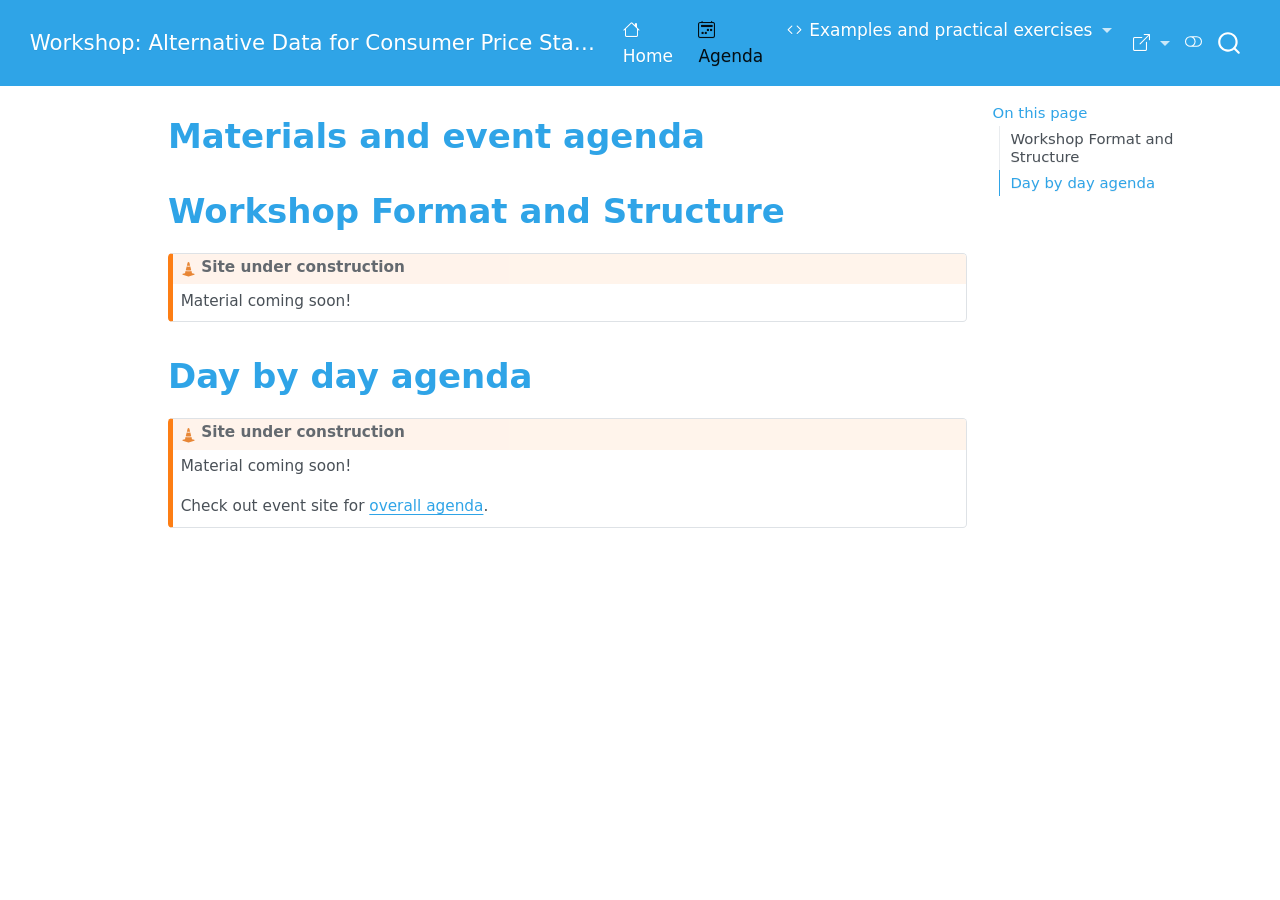
<file: content/agenda.html>
<!DOCTYPE html>
<html xmlns="http://www.w3.org/1999/xhtml" lang="en" xml:lang="en"><head>

<meta charset="utf-8">
<meta name="generator" content="quarto-1.10.18">

<meta name="viewport" content="width=device-width, initial-scale=1.0, user-scalable=yes">


<title>Materials and event agenda – Indonesia Workshop on the use of Alternative Data Sources for Consumer Price Statistics</title>
<style>
/* Default styles provided by pandoc.
** See https://pandoc.org/MANUAL.html#variables-for-html for config info.
*/
span.smallcaps{font-variant: small-caps;}
div.columns{display: flex; gap: 1.5em;}
div.column{flex: auto;}
@media screen {
div.columns{gap: min(4vw, 1.5em);}
div.column{overflow-x: auto;}
}
div.hanging-indent{margin-left: 1.5em; text-indent: -1.5em;}
ul.task-list{list-style: none;}
ul.task-list li input[type="checkbox"] {
  width: 0.8em;
  margin: 0 0.8em 0.2em -1em; /* quarto-specific, see https://github.com/quarto-dev/quarto-cli/issues/4556 */ 
  vertical-align: middle;
}
</style>


<script src="../site_libs/quarto-nav/quarto-nav.js"></script>
<script src="../site_libs/quarto-nav/headroom.min.js"></script>
<script src="../site_libs/clipboard/clipboard.min.js"></script>
<script src="../site_libs/quarto-search/autocomplete.umd.js"></script>
<script src="../site_libs/quarto-search/fuse.min.js"></script>
<script src="../site_libs/quarto-search/quarto-search.js"></script>
<meta name="quarto:offset" content="../">
<link href="../content/images/logo.png" rel="icon" type="image/png">
<script src="../site_libs/quarto-html/quarto.js" type="module"></script>
<script src="../site_libs/quarto-html/tabsets/tabsets.js" type="module"></script>
<script src="../site_libs/quarto-html/popper.min.js"></script>
<script src="../site_libs/quarto-html/tippy.umd.min.js"></script>
<script src="../site_libs/quarto-html/anchor.min.js"></script>
<link href="../site_libs/quarto-html/tippy.css" rel="stylesheet">
<link href="../site_libs/quarto-html/quarto-syntax-highlighting-64a204ab8560d761af7679ceaba22944.css" rel="stylesheet" class="quarto-color-scheme" id="quarto-text-highlighting-styles">
<link href="../site_libs/quarto-html/quarto-syntax-highlighting-dark-b85bc7c33db8c58e0ec93c3465666fed.css" rel="stylesheet" class="quarto-color-scheme quarto-color-alternate" id="quarto-text-highlighting-styles">
<link href="../site_libs/quarto-html/quarto-syntax-highlighting-64a204ab8560d761af7679ceaba22944.css" rel="stylesheet" class="quarto-color-scheme-extra" id="quarto-text-highlighting-styles">
<script src="../site_libs/bootstrap/bootstrap.min.js"></script>
<link href="../site_libs/bootstrap/bootstrap-icons.css" rel="stylesheet">
<link href="../site_libs/bootstrap/bootstrap-bbabd6d8398871787dd38e2302d5de4e.min.css" rel="stylesheet" append-hash="true" class="quarto-color-scheme" id="quarto-bootstrap" data-mode="light">
<link href="../site_libs/bootstrap/bootstrap-dark-9497e554dfd1a53509c9211261bd3fcf.min.css" rel="stylesheet" append-hash="true" class="quarto-color-scheme quarto-color-alternate" id="quarto-bootstrap" data-mode="dark">
<link href="../site_libs/bootstrap/bootstrap-bbabd6d8398871787dd38e2302d5de4e.min.css" rel="stylesheet" append-hash="true" class="quarto-color-scheme-extra" id="quarto-bootstrap" data-mode="light">
<script id="quarto-search-options" type="application/json">{
  "location": "navbar",
  "copy-button": false,
  "collapse-after": 3,
  "panel-placement": "end",
  "type": "overlay",
  "limit": 50,
  "keyboard-shortcut": [
    "f",
    "/",
    "s"
  ],
  "show-item-context": false,
  "language": {
    "search-no-results-text": "No results",
    "search-matching-documents-text": "matching documents",
    "search-copy-link-title": "Copy link to search",
    "search-hide-matches-text": "Hide additional matches",
    "search-more-match-text": "more match in this document",
    "search-more-matches-text": "more matches in this document",
    "search-clear-button-title": "Clear",
    "search-text-placeholder": "",
    "search-detached-cancel-button-title": "Cancel",
    "search-submit-button-title": "Submit",
    "search-label": "Search"
  }
}</script>


</head>

<body class="nav-fixed quarto-light"><script id="quarto-html-before-body" type="application/javascript">
    const toggleBodyColorMode = (bsSheetEl) => {
      const mode = bsSheetEl.getAttribute("data-mode");
      const bodyEl = window.document.querySelector("body");
      if (mode === "dark") {
        bodyEl.classList.add("quarto-dark");
        bodyEl.classList.remove("quarto-light");
      } else {
        bodyEl.classList.add("quarto-light");
        bodyEl.classList.remove("quarto-dark");
      }
    }
    const toggleBodyColorPrimary = () => {
      const bsSheetEl = window.document.querySelector("link#quarto-bootstrap:not([rel=disabled-stylesheet])");
      if (bsSheetEl) {
        toggleBodyColorMode(bsSheetEl);
      }
    }
    const setColorSchemeToggle = (alternate) => {
      const toggles = window.document.querySelectorAll('.quarto-color-scheme-toggle');
      for (let i=0; i < toggles.length; i++) {
        const toggle = toggles[i];
        if (toggle) {
          if (alternate) {
            toggle.classList.add("alternate");
          } else {
            toggle.classList.remove("alternate");
          }
        }
      }
    };
    const toggleColorMode = (alternate) => {
      // Switch the stylesheets
      const primaryStylesheets = window.document.querySelectorAll('link.quarto-color-scheme:not(.quarto-color-alternate)');
      const alternateStylesheets = window.document.querySelectorAll('link.quarto-color-scheme.quarto-color-alternate');
      manageTransitions('#quarto-margin-sidebar .nav-link', false);
      if (alternate) {
        // note: dark is layered on light, we don't disable primary!
        enableStylesheet(alternateStylesheets);
        for (const sheetNode of alternateStylesheets) {
          if (sheetNode.id === "quarto-bootstrap") {
            toggleBodyColorMode(sheetNode);
          }
        }
      } else {
        disableStylesheet(alternateStylesheets);
        enableStylesheet(primaryStylesheets)
        toggleBodyColorPrimary();
      }
      manageTransitions('#quarto-margin-sidebar .nav-link', true);
      // Switch the toggles
      setColorSchemeToggle(alternate)
      // Hack to workaround the fact that safari doesn't
      // properly recolor the scrollbar when toggling (#1455)
      if (navigator.userAgent.indexOf('Safari') > 0 && navigator.userAgent.indexOf('Chrome') == -1) {
        manageTransitions("body", false);
        window.scrollTo(0, 1);
        setTimeout(() => {
          window.scrollTo(0, 0);
          manageTransitions("body", true);
        }, 40);
      }
    }
    const disableStylesheet = (stylesheets) => {
      for (let i=0; i < stylesheets.length; i++) {
        const stylesheet = stylesheets[i];
        stylesheet.rel = 'disabled-stylesheet';
      }
    }
    const enableStylesheet = (stylesheets) => {
      for (let i=0; i < stylesheets.length; i++) {
        const stylesheet = stylesheets[i];
        if(stylesheet.rel !== 'stylesheet') { // for Chrome, which will still FOUC without this check
          stylesheet.rel = 'stylesheet';
        }
      }
    }
    const manageTransitions = (selector, allowTransitions) => {
      const els = window.document.querySelectorAll(selector);
      for (let i=0; i < els.length; i++) {
        const el = els[i];
        if (allowTransitions) {
          el.classList.remove('notransition');
        } else {
          el.classList.add('notransition');
        }
      }
    }
    const isFileUrl = () => {
      return window.location.protocol === 'file:';
    }
    const hasAlternateSentinel = () => {
      let styleSentinel = getColorSchemeSentinel();
      if (styleSentinel !== null) {
        return styleSentinel === "alternate";
      } else {
        return false;
      }
    }
    const setStyleSentinel = (alternate) => {
      const value = alternate ? "alternate" : "default";
      if (!isFileUrl()) {
        window.localStorage.setItem("quarto-color-scheme", value);
      } else {
        localAlternateSentinel = value;
      }
    }
    const getColorSchemeSentinel = () => {
      if (!isFileUrl()) {
        const storageValue = window.localStorage.getItem("quarto-color-scheme");
        return storageValue != null ? storageValue : localAlternateSentinel;
      } else {
        return localAlternateSentinel;
      }
    }
    const toggleGiscusIfUsed = (isAlternate, darkModeDefault) => {
      const baseTheme = document.querySelector('#giscus-base-theme')?.value ?? 'light';
      const alternateTheme = document.querySelector('#giscus-alt-theme')?.value ?? 'dark';
      let newTheme = '';
      if(authorPrefersDark) {
        newTheme = isAlternate ? baseTheme : alternateTheme;
      } else {
        newTheme = isAlternate ? alternateTheme : baseTheme;
      }
      const changeGiscusTheme = () => {
        // From: https://github.com/giscus/giscus/issues/336
        const sendMessage = (message) => {
          const iframe = document.querySelector('iframe.giscus-frame');
          if (!iframe) return;
          iframe.contentWindow.postMessage({ giscus: message }, 'https://giscus.app');
        }
        sendMessage({
          setConfig: {
            theme: newTheme
          }
        });
      }
      const isGiscussLoaded = window.document.querySelector('iframe.giscus-frame') !== null;
      if (isGiscussLoaded) {
        changeGiscusTheme();
      }
    };
    const authorPrefersDark = false;
    const darkModeDefault = authorPrefersDark;
      document.querySelector('link#quarto-text-highlighting-styles.quarto-color-scheme-extra').rel = 'disabled-stylesheet';
      document.querySelector('link#quarto-bootstrap.quarto-color-scheme-extra').rel = 'disabled-stylesheet';
    let localAlternateSentinel = darkModeDefault ? 'alternate' : 'default';
    // Dark / light mode switch
    window.quartoToggleColorScheme = () => {
      // Read the current dark / light value
      let toAlternate = !hasAlternateSentinel();
      toggleColorMode(toAlternate);
      setStyleSentinel(toAlternate);
      toggleGiscusIfUsed(toAlternate, darkModeDefault);
      window.dispatchEvent(new Event('resize'));
    };
    // Switch to dark mode if need be
    if (hasAlternateSentinel()) {
      toggleColorMode(true);
    } else {
      toggleColorMode(false);
    }
  </script>

<div id="quarto-search-results"></div>
  <header id="quarto-header" class="headroom fixed-top">
    <nav class="navbar navbar-expand-lg " data-bs-theme="dark">
      <div class="navbar-container container-fluid">
      <div class="navbar-brand-container mx-auto">
    <a class="navbar-brand" href="../index.html">
    <span class="navbar-title">Workshop: Alternative Data for Consumer Price Statistics</span>
    </a>
  </div>
            <div id="quarto-search" class="" title="Search"></div>
          <button class="navbar-toggler" type="button" data-bs-toggle="collapse" data-bs-target="#navbarCollapse" aria-controls="navbarCollapse" role="menu" aria-expanded="false" aria-label="Toggle navigation" onclick="if (window.quartoToggleHeadroom) { window.quartoToggleHeadroom(); }">
  <span class="navbar-toggler-icon"></span>
</button>
          <div class="collapse navbar-collapse" id="navbarCollapse">
            <ul class="navbar-nav navbar-nav-scroll me-auto">
  <li class="nav-item">
    <a class="nav-link" href="../index.html"> <i class="bi bi-house" role="img">
</i> 
<span class="menu-text">Home</span></a>
  </li>  
  <li class="nav-item">
    <a class="nav-link active" href="../content/agenda.html" aria-current="page"> <i class="bi bi-calendar2-week" role="img">
</i> 
<span class="menu-text">Agenda</span></a>
  </li>  
  <li class="nav-item dropdown ">
    <a class="nav-link dropdown-toggle" href="#" id="nav-menu-examples-and-practical-exercises" role="link" data-bs-toggle="dropdown" aria-expanded="false">
      <i class="bi bi-code" role="img">
</i> 
 <span class="menu-text">Examples and practical exercises</span>
    </a>
    <ul class="dropdown-menu" aria-labelledby="nav-menu-examples-and-practical-exercises">    
        <li>
    <a class="dropdown-item" href="../notebooks/data-prep-cleaning-classification.html">
 <span class="dropdown-text">Data preparation, cleaning, and classification</span></a>
  </li>  
        <li>
    <a class="dropdown-item" href="../notebooks/index_calculation_Python.html">
 <span class="dropdown-text">Index Calculation in Python</span></a>
  </li>  
        <li>
    <a class="dropdown-item" href="../notebooks/Index_Calculation_in_R.html">
 <span class="dropdown-text">Index Calculation in R</span></a>
  </li>  
        <li><hr class="dropdown-divider"></li>
        <li>
    <a class="dropdown-item" href="../content/multilateral_examples.html">
 <span class="dropdown-text">Tools and packages for price indices</span></a>
  </li>  
        <li><hr class="dropdown-divider"></li>
        <li>
    <a class="dropdown-item" href="../content/pre-reqs.html">
 <span class="dropdown-text">Pre-requisites for synchronous and asynchronous coding activities</span></a>
  </li>  
        <li>
    <a class="dropdown-item" href="../notebooks/Index_Calculation_Exercises_in_R.html">
 <span class="dropdown-text">Index Calculation exercices in R</span></a>
  </li>  
        <li>
    <a class="dropdown-item" href="../notebooks/Index_Calculation_Exercises_Solutions_in_R.html">
 <span class="dropdown-text">Index Calculation exercises and solutions in R</span></a>
  </li>  
        <li>
    <a class="dropdown-item" href="../notebooks/index_calculation_exercises_Python.html">
 <span class="dropdown-text">Index Calculation exercises in Python</span></a>
  </li>  
        <li>
    <a class="dropdown-item" href="../notebooks/index_calculation_exercises_solutions_Python.html">
 <span class="dropdown-text">Index Calculation exercises with solutions in Python</span></a>
  </li>  
    </ul>
  </li>
</ul>
            <ul class="navbar-nav navbar-nav-scroll ms-auto">
  <li class="nav-item dropdown ">
    <a class="nav-link dropdown-toggle" href="#" id="nav-menu-bi-box-arrow-up-right" role="link" data-bs-toggle="dropdown" aria-expanded="false">
      <i class="bi bi-box-arrow-up-right" role="img">
</i> 
 <span class="menu-text"></span>
    </a>
    <ul class="dropdown-menu dropdown-menu-end" aria-labelledby="nav-menu-bi-box-arrow-up-right">    
        <li>
    <a class="dropdown-item" href="https://unstats.un.org/bigdata/task-teams/scanner/index.cshtml">
 <span class="dropdown-text">Read about the UN Task Team for Scanner Data</span></a>
  </li>  
        <li>
    <a class="dropdown-item" href="https://unstats.un.org/wiki/display/GWGSD/Handbook+on+utilising+new+data+sources+in+the+production+of+consumer+price+statistics">
 <span class="dropdown-text">Read the UN Task Team e-handbook on Utilising Alternative Data Sources</span></a>
  </li>  
        <li>
    <a class="dropdown-item" href="https://www.imf.org/en/data/statistics/cpi-manual">
 <span class="dropdown-text">Check out the 2020 CPI Manual and related resources on the IMF’s website</span></a>
  </li>  
        <li>
    <a class="dropdown-item" href="https://un-task-team-for-scanner-data.github.io/price-stats-data-catalogue/">
 <span class="dropdown-text">Checkout the Price Statistics Open Data Catalogue</span></a>
  </li>  
        <li>
    <a class="dropdown-item" href="https://un-task-team-for-scanner-data.github.io/reproducibility-project/docs/">
 <span class="dropdown-text">See guidance on making your Price Statistics research reproducible</span></a>
  </li>  
    </ul>
  </li>
</ul>
          </div> <!-- /navcollapse -->
            <div class="quarto-navbar-tools">
  <a href="" class="quarto-color-scheme-toggle quarto-navigation-tool  px-1" onclick="window.quartoToggleColorScheme(); return false;" title="Toggle dark mode"><i class="bi"></i></a>
</div>
      </div> <!-- /container-fluid -->
    </nav>
</header>
<!-- content -->
<div id="quarto-content" class="quarto-container page-columns page-rows-contents page-layout-article page-navbar">
<!-- sidebar -->
<!-- margin-sidebar -->
    <div id="quarto-margin-sidebar" class="sidebar margin-sidebar">
        <nav id="TOC" role="doc-toc" class="toc-active" data-toc-expanded="2">
    <h2 id="toc-title">On this page</h2>
   
  <ul>
  <li><a href="#workshop-format-and-structure" id="toc-workshop-format-and-structure" class="nav-link active" data-scroll-target="#workshop-format-and-structure">Workshop Format and Structure</a></li>
  <li><a href="#day-by-day-agenda" id="toc-day-by-day-agenda" class="nav-link" data-scroll-target="#day-by-day-agenda">Day by day agenda</a></li>
  </ul>
</nav>
    </div>
<!-- main -->
<main class="content" id="quarto-document-content">


<header id="title-block-header" class="quarto-title-block default">
<div class="quarto-title">
<h1 class="title">Materials and event agenda</h1>
</div>



<div class="quarto-title-meta">

    
  
    
  </div>
  


</header>


<section id="workshop-format-and-structure" class="level1">
<h1>Workshop Format and Structure</h1>
<div class="callout callout-style-default callout-caution callout-titled">
<div class="callout-header d-flex align-content-center">
<div class="callout-icon-container">
<i class="callout-icon"></i>
</div>
<div class="callout-title-container flex-fill">
<span class="screen-reader-only">Caution</span>Site under construction
</div>
</div>
<div class="callout-body-container callout-body">
<p>Material coming soon!</p>
</div>
</div>
</section>
<section id="day-by-day-agenda" class="level1">
<h1>Day by day agenda</h1>
<div class="callout callout-style-default callout-caution callout-titled">
<div class="callout-header d-flex align-content-center">
<div class="callout-icon-container">
<i class="callout-icon"></i>
</div>
<div class="callout-title-container flex-fill">
<span class="screen-reader-only">Caution</span>Site under construction
</div>
</div>
<div class="callout-body-container callout-body">
<p>Material coming soon!</p>
<p>Check out event site for <a href="https://hub.bps.go.id/workshop-on-scanner-data/">overall agenda</a>.</p>
</div>
</div>


</section>

<a onclick="window.scrollTo(0, 0); return false;" role="button" id="quarto-back-to-top"><i class="bi bi-arrow-up"></i> Back to top</a></main> <!-- /main -->
<script id="quarto-html-after-body" type="application/javascript">
  window.document.addEventListener("DOMContentLoaded", function (event) {
    // Ensure there is a toggle, if there isn't float one in the top right
    if (window.document.querySelector('.quarto-color-scheme-toggle') === null) {
      const a = window.document.createElement('a');
      a.classList.add('top-right');
      a.classList.add('quarto-color-scheme-toggle');
      a.href = "";
      a.onclick = function() { try { window.quartoToggleColorScheme(); } catch {} return false; };
      const i = window.document.createElement("i");
      i.classList.add('bi');
      a.appendChild(i);
      window.document.body.appendChild(a);
    }
    setColorSchemeToggle(hasAlternateSentinel())
    const icon = "";
    const anchorJS = new window.AnchorJS();
    anchorJS.options = {
      placement: 'right',
      icon: icon
    };
    anchorJS.add('.anchored');
    const isCodeAnnotation = (el) => {
      for (const clz of el.classList) {
        if (clz.startsWith('code-annotation-')) {                     
          return true;
        }
      }
      return false;
    }
    const onCopySuccess = function(e) {
      // button target
      const button = e.trigger;
      // don't keep focus
      button.blur();
      // flash "checked"
      button.classList.add('code-copy-button-checked');
      var currentTitle = button.getAttribute("title");
      button.setAttribute("title", "Copied!");
      let tooltip;
      if (window.bootstrap) {
        button.setAttribute("data-bs-toggle", "tooltip");
        button.setAttribute("data-bs-placement", "left");
        button.setAttribute("data-bs-title", "Copied!");
        tooltip = new bootstrap.Tooltip(button, 
          { trigger: "manual", 
            customClass: "code-copy-button-tooltip",
            offset: [0, -8]});
        tooltip.show();    
      }
      setTimeout(function() {
        if (tooltip) {
          tooltip.hide();
          button.removeAttribute("data-bs-title");
          button.removeAttribute("data-bs-toggle");
          button.removeAttribute("data-bs-placement");
        }
        button.setAttribute("title", currentTitle);
        button.classList.remove('code-copy-button-checked');
      }, 1000);
      // clear code selection
      e.clearSelection();
    }
    const getTextToCopy = function(trigger) {
      const outerScaffold = trigger.parentElement.cloneNode(true);
      const codeEl = outerScaffold.querySelector('code');
      for (const childEl of codeEl.children) {
        if (isCodeAnnotation(childEl)) {
          childEl.remove();
        }
      }
      return codeEl.innerText;
    }
    const clipboard = new window.ClipboardJS('.code-copy-button:not([data-in-quarto-modal])', {
      text: getTextToCopy
    });
    clipboard.on('success', onCopySuccess);
    if (window.document.getElementById('quarto-embedded-source-code-modal')) {
      const clipboardModal = new window.ClipboardJS('.code-copy-button[data-in-quarto-modal]', {
        text: getTextToCopy,
        container: window.document.getElementById('quarto-embedded-source-code-modal')
      });
      clipboardModal.on('success', onCopySuccess);
    }
      var localhostRegex = new RegExp(/^(?:http|https):\/\/localhost\:?[0-9]*\//);
      var mailtoRegex = new RegExp(/^mailto:/);
        var filterRegex = new RegExp("https:\/\/UN-Task-Team-for-Scanner-Data\.github\.io\/indonesia-workshop-on-use-of-ads\/");
      var isInternal = (href) => {
          return filterRegex.test(href) || localhostRegex.test(href) || mailtoRegex.test(href);
      }
      // Inspect non-navigation links and adorn them if external
     var links = window.document.querySelectorAll('a[href]:not(.nav-link):not(.navbar-brand):not(.toc-action):not(.sidebar-link):not(.sidebar-item-toggle):not(.pagination-link):not(.no-external):not([aria-hidden]):not(.dropdown-item):not(.quarto-navigation-tool):not(.about-link)');
      for (var i=0; i<links.length; i++) {
        const link = links[i];
        if (!isInternal(link.href)) {
          // undo the damage that might have been done by quarto-nav.js in the case of
          // links that we want to consider external
          if (link.dataset.originalHref !== undefined) {
            link.href = link.dataset.originalHref;
          }
        }
      }
    function tippyHover(el, contentFn, onTriggerFn, onUntriggerFn) {
      const config = {
        allowHTML: true,
        maxWidth: 500,
        delay: 100,
        arrow: false,
        appendTo: function(el) {
            return el.parentElement;
        },
        interactive: true,
        interactiveBorder: 10,
        theme: 'quarto',
        placement: 'bottom-start',
      };
      if (contentFn) {
        config.content = contentFn;
      }
      if (onTriggerFn) {
        config.onTrigger = onTriggerFn;
      }
      if (onUntriggerFn) {
        config.onUntrigger = onUntriggerFn;
      }
      window.tippy(el, config); 
    }
    const noterefs = window.document.querySelectorAll('a[role="doc-noteref"]');
    for (var i=0; i<noterefs.length; i++) {
      const ref = noterefs[i];
      tippyHover(ref, function() {
        // use id or data attribute instead here
        let href = ref.getAttribute('data-footnote-href') || ref.getAttribute('href');
        try { href = new URL(href).hash; } catch {}
        const id = href.replace(/^#\/?/, "");
        const note = window.document.getElementById(id);
        if (note) {
          return note.innerHTML;
        } else {
          return "";
        }
      });
    }
    const xrefs = window.document.querySelectorAll('a.quarto-xref');
    const processXRef = (id, note) => {
      // Strip column container classes
      const stripColumnClz = (el) => {
        el.classList.remove("page-full", "page-columns");
        if (el.children) {
          for (const child of el.children) {
            stripColumnClz(child);
          }
        }
      }
      stripColumnClz(note)
      if (id === null || id.startsWith('sec-')) {
        // Special case sections, only their first couple elements
        const container = document.createElement("div");
        if (note.children && note.children.length > 2) {
          container.appendChild(note.children[0].cloneNode(true));
          for (let i = 1; i < note.children.length; i++) {
            const child = note.children[i];
            if (child.tagName === "P" && child.innerText === "") {
              continue;
            } else {
              container.appendChild(child.cloneNode(true));
              break;
            }
          }
          if (window.Quarto?.typesetMath) {
            window.Quarto.typesetMath(container);
          }
          return container.innerHTML
        } else {
          if (window.Quarto?.typesetMath) {
            window.Quarto.typesetMath(note);
          }
          return note.innerHTML;
        }
      } else {
        // Remove any anchor links if they are present
        const anchorLink = note.querySelector('a.anchorjs-link');
        if (anchorLink) {
          anchorLink.remove();
        }
        if (window.Quarto?.typesetMath) {
          window.Quarto.typesetMath(note);
        }
        if (note.classList.contains("callout")) {
          return note.outerHTML;
        } else {
          return note.innerHTML;
        }
      }
    }
    for (var i=0; i<xrefs.length; i++) {
      const xref = xrefs[i];
      tippyHover(xref, undefined, function(instance) {
        instance.disable();
        let url = xref.getAttribute('href');
        let hash = undefined; 
        if (url.startsWith('#')) {
          hash = url;
        } else {
          try { hash = new URL(url).hash; } catch {}
        }
        if (hash) {
          const id = hash.replace(/^#\/?/, "");
          const note = window.document.getElementById(id);
          if (note !== null) {
            try {
              const html = processXRef(id, note.cloneNode(true));
              instance.setContent(html);
            } finally {
              instance.enable();
              instance.show();
            }
          } else {
            // See if we can fetch this
            fetch(url.split('#')[0])
            .then(res => res.text())
            .then(html => {
              const parser = new DOMParser();
              const htmlDoc = parser.parseFromString(html, "text/html");
              const note = htmlDoc.getElementById(id);
              if (note !== null) {
                const html = processXRef(id, note);
                instance.setContent(html);
              } 
            }).finally(() => {
              instance.enable();
              instance.show();
            });
          }
        } else {
          // See if we can fetch a full url (with no hash to target)
          // This is a special case and we should probably do some content thinning / targeting
          fetch(url)
          .then(res => res.text())
          .then(html => {
            const parser = new DOMParser();
            const htmlDoc = parser.parseFromString(html, "text/html");
            const note = htmlDoc.querySelector('main.content');
            if (note !== null) {
              // This should only happen for chapter cross references
              // (since there is no id in the URL)
              // remove the first header
              if (note.children.length > 0 && note.children[0].tagName === "HEADER") {
                note.children[0].remove();
              }
              const html = processXRef(null, note);
              instance.setContent(html);
            } 
          }).finally(() => {
            instance.enable();
            instance.show();
          });
        }
      }, function(instance) {
      });
    }
        let selectedAnnoteEl;
        const selectorForAnnotation = ( cell, annotation) => {
          let cellAttr = 'data-code-cell="' + cell + '"';
          let lineAttr = 'data-code-annotation="' +  annotation + '"';
          const selector = 'span[' + cellAttr + '][' + lineAttr + ']';
          return selector;
        }
        const selectCodeLines = (annoteEl) => {
          const doc = window.document;
          const targetCell = annoteEl.getAttribute("data-target-cell");
          const targetAnnotation = annoteEl.getAttribute("data-target-annotation");
          const annoteSpan = window.document.querySelector(selectorForAnnotation(targetCell, targetAnnotation));
          const lines = annoteSpan.getAttribute("data-code-lines").split(",");
          const lineIds = lines.map((line) => {
            return targetCell + "-" + line;
          })
          let top = null;
          let height = null;
          let parent = null;
          if (lineIds.length > 0) {
              //compute the position of the single el (top and bottom and make a div)
              const el = window.document.getElementById(lineIds[0]);
              top = el.offsetTop;
              height = el.offsetHeight;
              parent = el.parentElement.parentElement;
            if (lineIds.length > 1) {
              const lastEl = window.document.getElementById(lineIds[lineIds.length - 1]);
              const bottom = lastEl.offsetTop + lastEl.offsetHeight;
              height = bottom - top;
            }
            if (top !== null && height !== null && parent !== null) {
              // cook up a div (if necessary) and position it 
              let div = window.document.getElementById("code-annotation-line-highlight");
              if (div === null) {
                div = window.document.createElement("div");
                div.setAttribute("id", "code-annotation-line-highlight");
                div.style.position = 'absolute';
                parent.appendChild(div);
              }
              div.style.top = top - 2 + "px";
              div.style.height = height + 4 + "px";
              div.style.left = 0;
              let gutterDiv = window.document.getElementById("code-annotation-line-highlight-gutter");
              if (gutterDiv === null) {
                gutterDiv = window.document.createElement("div");
                gutterDiv.setAttribute("id", "code-annotation-line-highlight-gutter");
                gutterDiv.style.position = 'absolute';
                const codeCell = window.document.getElementById(targetCell);
                const gutter = codeCell.querySelector('.code-annotation-gutter');
                gutter.appendChild(gutterDiv);
              }
              gutterDiv.style.top = top - 2 + "px";
              gutterDiv.style.height = height + 4 + "px";
            }
            selectedAnnoteEl = annoteEl;
          }
        };
        const unselectCodeLines = () => {
          const elementsIds = ["code-annotation-line-highlight", "code-annotation-line-highlight-gutter"];
          elementsIds.forEach((elId) => {
            const div = window.document.getElementById(elId);
            if (div) {
              div.remove();
            }
          });
          selectedAnnoteEl = undefined;
        };
          // Handle positioning of the toggle
      window.addEventListener(
        "resize",
        throttle(() => {
          elRect = undefined;
          if (selectedAnnoteEl) {
            selectCodeLines(selectedAnnoteEl);
          }
        }, 10)
      );
      function throttle(fn, ms) {
      let throttle = false;
      let timer;
        return (...args) => {
          if(!throttle) { // first call gets through
              fn.apply(this, args);
              throttle = true;
          } else { // all the others get throttled
              if(timer) clearTimeout(timer); // cancel #2
              timer = setTimeout(() => {
                fn.apply(this, args);
                timer = throttle = false;
              }, ms);
          }
        };
      }
        // Attach click handler to the DT
        const annoteDls = window.document.querySelectorAll('dt[data-target-cell]');
        for (const annoteDlNode of annoteDls) {
          annoteDlNode.addEventListener('click', (event) => {
            const clickedEl = event.target;
            if (clickedEl !== selectedAnnoteEl) {
              unselectCodeLines();
              const activeEl = window.document.querySelector('dt[data-target-cell].code-annotation-active');
              if (activeEl) {
                activeEl.classList.remove('code-annotation-active');
              }
              selectCodeLines(clickedEl);
              clickedEl.classList.add('code-annotation-active');
            } else {
              // Unselect the line
              unselectCodeLines();
              clickedEl.classList.remove('code-annotation-active');
            }
          });
        }
    const findCites = (el) => {
      const parentEl = el.parentElement;
      if (parentEl) {
        const cites = parentEl.dataset.cites;
        if (cites) {
          return {
            el,
            cites: cites.split(' ')
          };
        } else {
          return findCites(el.parentElement)
        }
      } else {
        return undefined;
      }
    };
    var bibliorefs = window.document.querySelectorAll('a[role="doc-biblioref"]');
    for (var i=0; i<bibliorefs.length; i++) {
      const ref = bibliorefs[i];
      const citeInfo = findCites(ref);
      if (citeInfo) {
        tippyHover(citeInfo.el, function() {
          var popup = window.document.createElement('div');
          citeInfo.cites.forEach(function(cite) {
            var citeDiv = window.document.createElement('div');
            citeDiv.classList.add('hanging-indent');
            citeDiv.classList.add('csl-entry');
            var biblioDiv = window.document.getElementById('ref-' + cite);
            if (biblioDiv) {
              citeDiv.innerHTML = biblioDiv.innerHTML;
            }
            popup.appendChild(citeDiv);
          });
          return popup.innerHTML;
        });
      }
    }
  });
  </script>
</div> <!-- /content -->




</body></html>
</file>
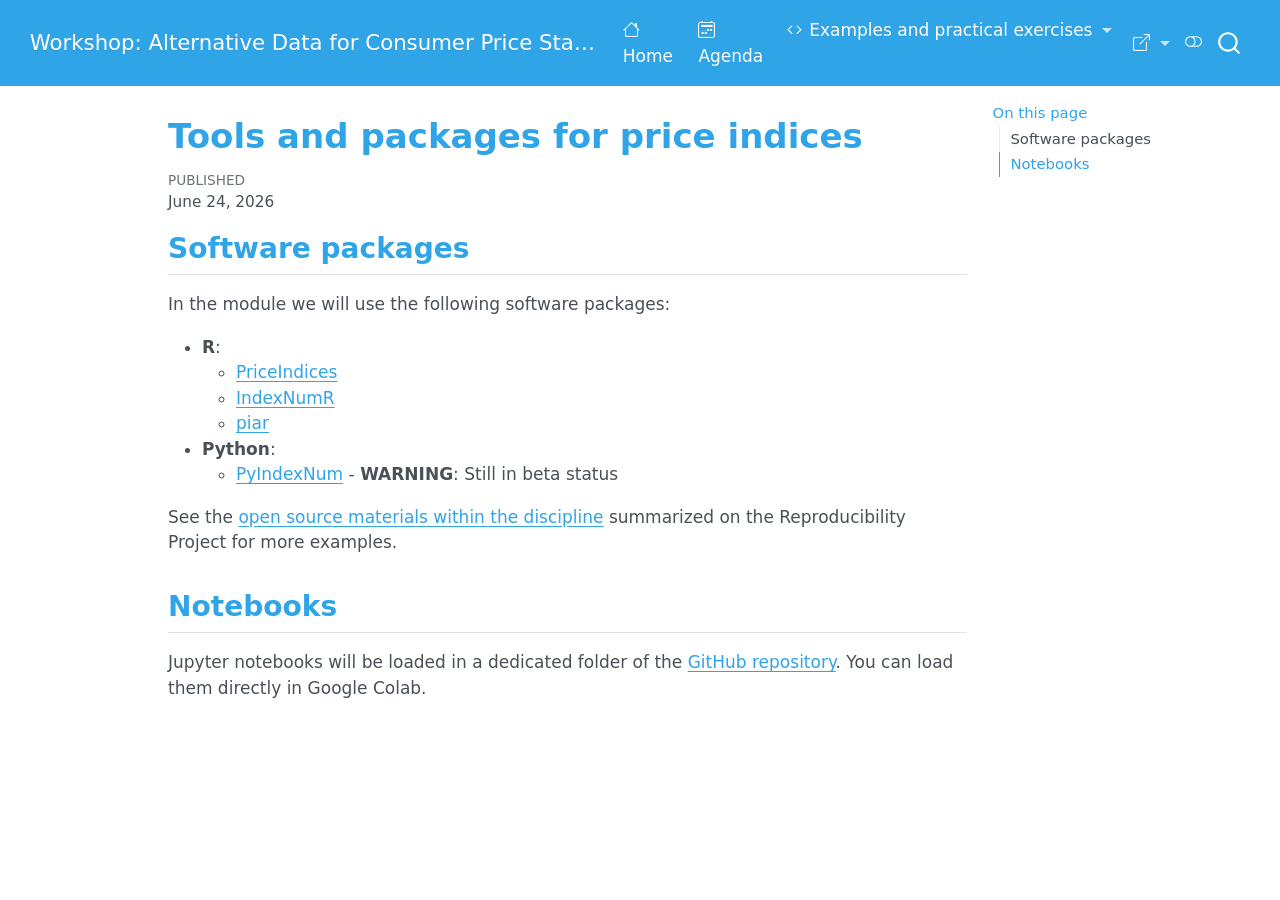
<file: content/multilateral_examples.html>
<!DOCTYPE html>
<html xmlns="http://www.w3.org/1999/xhtml" lang="en" xml:lang="en"><head>

<meta charset="utf-8">
<meta name="generator" content="quarto-1.10.18">

<meta name="viewport" content="width=device-width, initial-scale=1.0, user-scalable=yes">

<meta name="dcterms.date" content="2026-06-24">

<title>Tools and packages for price indices – Indonesia Workshop on the use of Alternative Data Sources for Consumer Price Statistics</title>
<style>
/* Default styles provided by pandoc.
** See https://pandoc.org/MANUAL.html#variables-for-html for config info.
*/
span.smallcaps{font-variant: small-caps;}
div.columns{display: flex; gap: 1.5em;}
div.column{flex: auto;}
@media screen {
div.columns{gap: min(4vw, 1.5em);}
div.column{overflow-x: auto;}
}
div.hanging-indent{margin-left: 1.5em; text-indent: -1.5em;}
ul.task-list{list-style: none;}
ul.task-list li input[type="checkbox"] {
  width: 0.8em;
  margin: 0 0.8em 0.2em -1em; /* quarto-specific, see https://github.com/quarto-dev/quarto-cli/issues/4556 */ 
  vertical-align: middle;
}
</style>


<script src="../site_libs/quarto-nav/quarto-nav.js"></script>
<script src="../site_libs/quarto-nav/headroom.min.js"></script>
<script src="../site_libs/clipboard/clipboard.min.js"></script>
<script src="../site_libs/quarto-search/autocomplete.umd.js"></script>
<script src="../site_libs/quarto-search/fuse.min.js"></script>
<script src="../site_libs/quarto-search/quarto-search.js"></script>
<meta name="quarto:offset" content="../">
<link href="../content/images/logo.png" rel="icon" type="image/png">
<script src="../site_libs/quarto-html/quarto.js" type="module"></script>
<script src="../site_libs/quarto-html/tabsets/tabsets.js" type="module"></script>
<script src="../site_libs/quarto-html/popper.min.js"></script>
<script src="../site_libs/quarto-html/tippy.umd.min.js"></script>
<script src="../site_libs/quarto-html/anchor.min.js"></script>
<link href="../site_libs/quarto-html/tippy.css" rel="stylesheet">
<link href="../site_libs/quarto-html/quarto-syntax-highlighting-64a204ab8560d761af7679ceaba22944.css" rel="stylesheet" class="quarto-color-scheme" id="quarto-text-highlighting-styles">
<link href="../site_libs/quarto-html/quarto-syntax-highlighting-dark-b85bc7c33db8c58e0ec93c3465666fed.css" rel="stylesheet" class="quarto-color-scheme quarto-color-alternate" id="quarto-text-highlighting-styles">
<link href="../site_libs/quarto-html/quarto-syntax-highlighting-64a204ab8560d761af7679ceaba22944.css" rel="stylesheet" class="quarto-color-scheme-extra" id="quarto-text-highlighting-styles">
<script src="../site_libs/bootstrap/bootstrap.min.js"></script>
<link href="../site_libs/bootstrap/bootstrap-icons.css" rel="stylesheet">
<link href="../site_libs/bootstrap/bootstrap-bbabd6d8398871787dd38e2302d5de4e.min.css" rel="stylesheet" append-hash="true" class="quarto-color-scheme" id="quarto-bootstrap" data-mode="light">
<link href="../site_libs/bootstrap/bootstrap-dark-9497e554dfd1a53509c9211261bd3fcf.min.css" rel="stylesheet" append-hash="true" class="quarto-color-scheme quarto-color-alternate" id="quarto-bootstrap" data-mode="dark">
<link href="../site_libs/bootstrap/bootstrap-bbabd6d8398871787dd38e2302d5de4e.min.css" rel="stylesheet" append-hash="true" class="quarto-color-scheme-extra" id="quarto-bootstrap" data-mode="light">
<script id="quarto-search-options" type="application/json">{
  "location": "navbar",
  "copy-button": false,
  "collapse-after": 3,
  "panel-placement": "end",
  "type": "overlay",
  "limit": 50,
  "keyboard-shortcut": [
    "f",
    "/",
    "s"
  ],
  "show-item-context": false,
  "language": {
    "search-no-results-text": "No results",
    "search-matching-documents-text": "matching documents",
    "search-copy-link-title": "Copy link to search",
    "search-hide-matches-text": "Hide additional matches",
    "search-more-match-text": "more match in this document",
    "search-more-matches-text": "more matches in this document",
    "search-clear-button-title": "Clear",
    "search-text-placeholder": "",
    "search-detached-cancel-button-title": "Cancel",
    "search-submit-button-title": "Submit",
    "search-label": "Search"
  }
}</script>


</head>

<body class="nav-fixed quarto-light"><script id="quarto-html-before-body" type="application/javascript">
    const toggleBodyColorMode = (bsSheetEl) => {
      const mode = bsSheetEl.getAttribute("data-mode");
      const bodyEl = window.document.querySelector("body");
      if (mode === "dark") {
        bodyEl.classList.add("quarto-dark");
        bodyEl.classList.remove("quarto-light");
      } else {
        bodyEl.classList.add("quarto-light");
        bodyEl.classList.remove("quarto-dark");
      }
    }
    const toggleBodyColorPrimary = () => {
      const bsSheetEl = window.document.querySelector("link#quarto-bootstrap:not([rel=disabled-stylesheet])");
      if (bsSheetEl) {
        toggleBodyColorMode(bsSheetEl);
      }
    }
    const setColorSchemeToggle = (alternate) => {
      const toggles = window.document.querySelectorAll('.quarto-color-scheme-toggle');
      for (let i=0; i < toggles.length; i++) {
        const toggle = toggles[i];
        if (toggle) {
          if (alternate) {
            toggle.classList.add("alternate");
          } else {
            toggle.classList.remove("alternate");
          }
        }
      }
    };
    const toggleColorMode = (alternate) => {
      // Switch the stylesheets
      const primaryStylesheets = window.document.querySelectorAll('link.quarto-color-scheme:not(.quarto-color-alternate)');
      const alternateStylesheets = window.document.querySelectorAll('link.quarto-color-scheme.quarto-color-alternate');
      manageTransitions('#quarto-margin-sidebar .nav-link', false);
      if (alternate) {
        // note: dark is layered on light, we don't disable primary!
        enableStylesheet(alternateStylesheets);
        for (const sheetNode of alternateStylesheets) {
          if (sheetNode.id === "quarto-bootstrap") {
            toggleBodyColorMode(sheetNode);
          }
        }
      } else {
        disableStylesheet(alternateStylesheets);
        enableStylesheet(primaryStylesheets)
        toggleBodyColorPrimary();
      }
      manageTransitions('#quarto-margin-sidebar .nav-link', true);
      // Switch the toggles
      setColorSchemeToggle(alternate)
      // Hack to workaround the fact that safari doesn't
      // properly recolor the scrollbar when toggling (#1455)
      if (navigator.userAgent.indexOf('Safari') > 0 && navigator.userAgent.indexOf('Chrome') == -1) {
        manageTransitions("body", false);
        window.scrollTo(0, 1);
        setTimeout(() => {
          window.scrollTo(0, 0);
          manageTransitions("body", true);
        }, 40);
      }
    }
    const disableStylesheet = (stylesheets) => {
      for (let i=0; i < stylesheets.length; i++) {
        const stylesheet = stylesheets[i];
        stylesheet.rel = 'disabled-stylesheet';
      }
    }
    const enableStylesheet = (stylesheets) => {
      for (let i=0; i < stylesheets.length; i++) {
        const stylesheet = stylesheets[i];
        if(stylesheet.rel !== 'stylesheet') { // for Chrome, which will still FOUC without this check
          stylesheet.rel = 'stylesheet';
        }
      }
    }
    const manageTransitions = (selector, allowTransitions) => {
      const els = window.document.querySelectorAll(selector);
      for (let i=0; i < els.length; i++) {
        const el = els[i];
        if (allowTransitions) {
          el.classList.remove('notransition');
        } else {
          el.classList.add('notransition');
        }
      }
    }
    const isFileUrl = () => {
      return window.location.protocol === 'file:';
    }
    const hasAlternateSentinel = () => {
      let styleSentinel = getColorSchemeSentinel();
      if (styleSentinel !== null) {
        return styleSentinel === "alternate";
      } else {
        return false;
      }
    }
    const setStyleSentinel = (alternate) => {
      const value = alternate ? "alternate" : "default";
      if (!isFileUrl()) {
        window.localStorage.setItem("quarto-color-scheme", value);
      } else {
        localAlternateSentinel = value;
      }
    }
    const getColorSchemeSentinel = () => {
      if (!isFileUrl()) {
        const storageValue = window.localStorage.getItem("quarto-color-scheme");
        return storageValue != null ? storageValue : localAlternateSentinel;
      } else {
        return localAlternateSentinel;
      }
    }
    const toggleGiscusIfUsed = (isAlternate, darkModeDefault) => {
      const baseTheme = document.querySelector('#giscus-base-theme')?.value ?? 'light';
      const alternateTheme = document.querySelector('#giscus-alt-theme')?.value ?? 'dark';
      let newTheme = '';
      if(authorPrefersDark) {
        newTheme = isAlternate ? baseTheme : alternateTheme;
      } else {
        newTheme = isAlternate ? alternateTheme : baseTheme;
      }
      const changeGiscusTheme = () => {
        // From: https://github.com/giscus/giscus/issues/336
        const sendMessage = (message) => {
          const iframe = document.querySelector('iframe.giscus-frame');
          if (!iframe) return;
          iframe.contentWindow.postMessage({ giscus: message }, 'https://giscus.app');
        }
        sendMessage({
          setConfig: {
            theme: newTheme
          }
        });
      }
      const isGiscussLoaded = window.document.querySelector('iframe.giscus-frame') !== null;
      if (isGiscussLoaded) {
        changeGiscusTheme();
      }
    };
    const authorPrefersDark = false;
    const darkModeDefault = authorPrefersDark;
      document.querySelector('link#quarto-text-highlighting-styles.quarto-color-scheme-extra').rel = 'disabled-stylesheet';
      document.querySelector('link#quarto-bootstrap.quarto-color-scheme-extra').rel = 'disabled-stylesheet';
    let localAlternateSentinel = darkModeDefault ? 'alternate' : 'default';
    // Dark / light mode switch
    window.quartoToggleColorScheme = () => {
      // Read the current dark / light value
      let toAlternate = !hasAlternateSentinel();
      toggleColorMode(toAlternate);
      setStyleSentinel(toAlternate);
      toggleGiscusIfUsed(toAlternate, darkModeDefault);
      window.dispatchEvent(new Event('resize'));
    };
    // Switch to dark mode if need be
    if (hasAlternateSentinel()) {
      toggleColorMode(true);
    } else {
      toggleColorMode(false);
    }
  </script>

<div id="quarto-search-results"></div>
  <header id="quarto-header" class="headroom fixed-top">
    <nav class="navbar navbar-expand-lg " data-bs-theme="dark">
      <div class="navbar-container container-fluid">
      <div class="navbar-brand-container mx-auto">
    <a class="navbar-brand" href="../index.html">
    <span class="navbar-title">Workshop: Alternative Data for Consumer Price Statistics</span>
    </a>
  </div>
            <div id="quarto-search" class="" title="Search"></div>
          <button class="navbar-toggler" type="button" data-bs-toggle="collapse" data-bs-target="#navbarCollapse" aria-controls="navbarCollapse" role="menu" aria-expanded="false" aria-label="Toggle navigation" onclick="if (window.quartoToggleHeadroom) { window.quartoToggleHeadroom(); }">
  <span class="navbar-toggler-icon"></span>
</button>
          <div class="collapse navbar-collapse" id="navbarCollapse">
            <ul class="navbar-nav navbar-nav-scroll me-auto">
  <li class="nav-item">
    <a class="nav-link" href="../index.html"> <i class="bi bi-house" role="img">
</i> 
<span class="menu-text">Home</span></a>
  </li>  
  <li class="nav-item">
    <a class="nav-link" href="../content/agenda.html"> <i class="bi bi-calendar2-week" role="img">
</i> 
<span class="menu-text">Agenda</span></a>
  </li>  
  <li class="nav-item dropdown ">
    <a class="nav-link dropdown-toggle" href="#" id="nav-menu-examples-and-practical-exercises" role="link" data-bs-toggle="dropdown" aria-expanded="false">
      <i class="bi bi-code" role="img">
</i> 
 <span class="menu-text">Examples and practical exercises</span>
    </a>
    <ul class="dropdown-menu" aria-labelledby="nav-menu-examples-and-practical-exercises">    
        <li>
    <a class="dropdown-item" href="../notebooks/data-prep-cleaning-classification.html">
 <span class="dropdown-text">Data preparation, cleaning, and classification</span></a>
  </li>  
        <li>
    <a class="dropdown-item" href="../notebooks/index_calculation_Python.html">
 <span class="dropdown-text">Index Calculation in Python</span></a>
  </li>  
        <li>
    <a class="dropdown-item" href="../notebooks/Index_Calculation_in_R.html">
 <span class="dropdown-text">Index Calculation in R</span></a>
  </li>  
        <li><hr class="dropdown-divider"></li>
        <li>
    <a class="dropdown-item" href="../content/multilateral_examples.html">
 <span class="dropdown-text">Tools and packages for price indices</span></a>
  </li>  
        <li><hr class="dropdown-divider"></li>
        <li>
    <a class="dropdown-item" href="../content/pre-reqs.html">
 <span class="dropdown-text">Pre-requisites for synchronous and asynchronous coding activities</span></a>
  </li>  
        <li>
    <a class="dropdown-item" href="../notebooks/Index_Calculation_Exercises_in_R.html">
 <span class="dropdown-text">Index Calculation exercices in R</span></a>
  </li>  
        <li>
    <a class="dropdown-item" href="../notebooks/Index_Calculation_Exercises_Solutions_in_R.html">
 <span class="dropdown-text">Index Calculation exercises and solutions in R</span></a>
  </li>  
        <li>
    <a class="dropdown-item" href="../notebooks/index_calculation_exercises_Python.html">
 <span class="dropdown-text">Index Calculation exercises in Python</span></a>
  </li>  
        <li>
    <a class="dropdown-item" href="../notebooks/index_calculation_exercises_solutions_Python.html">
 <span class="dropdown-text">Index Calculation exercises with solutions in Python</span></a>
  </li>  
    </ul>
  </li>
</ul>
            <ul class="navbar-nav navbar-nav-scroll ms-auto">
  <li class="nav-item dropdown ">
    <a class="nav-link dropdown-toggle" href="#" id="nav-menu-bi-box-arrow-up-right" role="link" data-bs-toggle="dropdown" aria-expanded="false">
      <i class="bi bi-box-arrow-up-right" role="img">
</i> 
 <span class="menu-text"></span>
    </a>
    <ul class="dropdown-menu dropdown-menu-end" aria-labelledby="nav-menu-bi-box-arrow-up-right">    
        <li>
    <a class="dropdown-item" href="https://unstats.un.org/bigdata/task-teams/scanner/index.cshtml">
 <span class="dropdown-text">Read about the UN Task Team for Scanner Data</span></a>
  </li>  
        <li>
    <a class="dropdown-item" href="https://unstats.un.org/wiki/display/GWGSD/Handbook+on+utilising+new+data+sources+in+the+production+of+consumer+price+statistics">
 <span class="dropdown-text">Read the UN Task Team e-handbook on Utilising Alternative Data Sources</span></a>
  </li>  
        <li>
    <a class="dropdown-item" href="https://www.imf.org/en/data/statistics/cpi-manual">
 <span class="dropdown-text">Check out the 2020 CPI Manual and related resources on the IMF’s website</span></a>
  </li>  
        <li>
    <a class="dropdown-item" href="https://un-task-team-for-scanner-data.github.io/price-stats-data-catalogue/">
 <span class="dropdown-text">Checkout the Price Statistics Open Data Catalogue</span></a>
  </li>  
        <li>
    <a class="dropdown-item" href="https://un-task-team-for-scanner-data.github.io/reproducibility-project/docs/">
 <span class="dropdown-text">See guidance on making your Price Statistics research reproducible</span></a>
  </li>  
    </ul>
  </li>
</ul>
          </div> <!-- /navcollapse -->
            <div class="quarto-navbar-tools">
  <a href="" class="quarto-color-scheme-toggle quarto-navigation-tool  px-1" onclick="window.quartoToggleColorScheme(); return false;" title="Toggle dark mode"><i class="bi"></i></a>
</div>
      </div> <!-- /container-fluid -->
    </nav>
</header>
<!-- content -->
<div id="quarto-content" class="quarto-container page-columns page-rows-contents page-layout-article page-navbar">
<!-- sidebar -->
<!-- margin-sidebar -->
    <div id="quarto-margin-sidebar" class="sidebar margin-sidebar">
        <nav id="TOC" role="doc-toc" class="toc-active" data-toc-expanded="2">
    <h2 id="toc-title">On this page</h2>
   
  <ul>
  <li><a href="#software-packages" id="toc-software-packages" class="nav-link active" data-scroll-target="#software-packages">Software packages</a></li>
  <li><a href="#notebooks" id="toc-notebooks" class="nav-link" data-scroll-target="#notebooks">Notebooks</a></li>
  </ul>
</nav>
    </div>
<!-- main -->
<main class="content" id="quarto-document-content">


<header id="title-block-header" class="quarto-title-block default">
<div class="quarto-title">
<h1 class="title">Tools and packages for price indices</h1>
</div>



<div class="quarto-title-meta">

    
    <div>
    <div class="quarto-title-meta-heading">Published</div>
    <div class="quarto-title-meta-contents">
      <p class="date">June 24, 2026</p>
    </div>
  </div>
  
    
  </div>
  


</header>


<section id="software-packages" class="level2">
<h2 class="anchored" data-anchor-id="software-packages">Software packages</h2>
<p>In the module we will use the following software packages:</p>
<ul>
<li><strong>R</strong>:
<ul>
<li><a href="https://cran.r-project.org/web/packages/PriceIndices/index.html">PriceIndices</a></li>
<li><a href="https://cran.r-project.org/web/packages/IndexNumR/index.html">IndexNumR</a></li>
<li><a href="https://cran.r-project.org/web/packages/piar/index.html">piar</a></li>
</ul></li>
<li><strong>Python</strong>:
<ul>
<li><a href="https://pypi.org/project/pyindexnum/">PyIndexNum</a> - <strong>WARNING</strong>: Still in beta status</li>
</ul></li>
</ul>
<p>See the <a href="https://un-task-team-for-scanner-data.github.io/reproducibility-project/docs/reproducibility-guidance/open-material.html">open source materials within the discipline</a> summarized on the Reproducibility Project for more examples.</p>
</section>
<section id="notebooks" class="level2">
<h2 class="anchored" data-anchor-id="notebooks">Notebooks</h2>
<p>Jupyter notebooks will be loaded in a dedicated folder of the <a href="https://github.com/UN-Task-Team-for-Scanner-Data/brazil-workshop-on-use-of-ads/tree/main/notebooks">GitHub repository</a>. You can load them directly in Google Colab.</p>


</section>

<a onclick="window.scrollTo(0, 0); return false;" role="button" id="quarto-back-to-top"><i class="bi bi-arrow-up"></i> Back to top</a></main> <!-- /main -->
<script id="quarto-html-after-body" type="application/javascript">
  window.document.addEventListener("DOMContentLoaded", function (event) {
    // Ensure there is a toggle, if there isn't float one in the top right
    if (window.document.querySelector('.quarto-color-scheme-toggle') === null) {
      const a = window.document.createElement('a');
      a.classList.add('top-right');
      a.classList.add('quarto-color-scheme-toggle');
      a.href = "";
      a.onclick = function() { try { window.quartoToggleColorScheme(); } catch {} return false; };
      const i = window.document.createElement("i");
      i.classList.add('bi');
      a.appendChild(i);
      window.document.body.appendChild(a);
    }
    setColorSchemeToggle(hasAlternateSentinel())
    const icon = "";
    const anchorJS = new window.AnchorJS();
    anchorJS.options = {
      placement: 'right',
      icon: icon
    };
    anchorJS.add('.anchored');
    const isCodeAnnotation = (el) => {
      for (const clz of el.classList) {
        if (clz.startsWith('code-annotation-')) {                     
          return true;
        }
      }
      return false;
    }
    const onCopySuccess = function(e) {
      // button target
      const button = e.trigger;
      // don't keep focus
      button.blur();
      // flash "checked"
      button.classList.add('code-copy-button-checked');
      var currentTitle = button.getAttribute("title");
      button.setAttribute("title", "Copied!");
      let tooltip;
      if (window.bootstrap) {
        button.setAttribute("data-bs-toggle", "tooltip");
        button.setAttribute("data-bs-placement", "left");
        button.setAttribute("data-bs-title", "Copied!");
        tooltip = new bootstrap.Tooltip(button, 
          { trigger: "manual", 
            customClass: "code-copy-button-tooltip",
            offset: [0, -8]});
        tooltip.show();    
      }
      setTimeout(function() {
        if (tooltip) {
          tooltip.hide();
          button.removeAttribute("data-bs-title");
          button.removeAttribute("data-bs-toggle");
          button.removeAttribute("data-bs-placement");
        }
        button.setAttribute("title", currentTitle);
        button.classList.remove('code-copy-button-checked');
      }, 1000);
      // clear code selection
      e.clearSelection();
    }
    const getTextToCopy = function(trigger) {
      const outerScaffold = trigger.parentElement.cloneNode(true);
      const codeEl = outerScaffold.querySelector('code');
      for (const childEl of codeEl.children) {
        if (isCodeAnnotation(childEl)) {
          childEl.remove();
        }
      }
      return codeEl.innerText;
    }
    const clipboard = new window.ClipboardJS('.code-copy-button:not([data-in-quarto-modal])', {
      text: getTextToCopy
    });
    clipboard.on('success', onCopySuccess);
    if (window.document.getElementById('quarto-embedded-source-code-modal')) {
      const clipboardModal = new window.ClipboardJS('.code-copy-button[data-in-quarto-modal]', {
        text: getTextToCopy,
        container: window.document.getElementById('quarto-embedded-source-code-modal')
      });
      clipboardModal.on('success', onCopySuccess);
    }
      var localhostRegex = new RegExp(/^(?:http|https):\/\/localhost\:?[0-9]*\//);
      var mailtoRegex = new RegExp(/^mailto:/);
        var filterRegex = new RegExp("https:\/\/UN-Task-Team-for-Scanner-Data\.github\.io\/indonesia-workshop-on-use-of-ads\/");
      var isInternal = (href) => {
          return filterRegex.test(href) || localhostRegex.test(href) || mailtoRegex.test(href);
      }
      // Inspect non-navigation links and adorn them if external
     var links = window.document.querySelectorAll('a[href]:not(.nav-link):not(.navbar-brand):not(.toc-action):not(.sidebar-link):not(.sidebar-item-toggle):not(.pagination-link):not(.no-external):not([aria-hidden]):not(.dropdown-item):not(.quarto-navigation-tool):not(.about-link)');
      for (var i=0; i<links.length; i++) {
        const link = links[i];
        if (!isInternal(link.href)) {
          // undo the damage that might have been done by quarto-nav.js in the case of
          // links that we want to consider external
          if (link.dataset.originalHref !== undefined) {
            link.href = link.dataset.originalHref;
          }
        }
      }
    function tippyHover(el, contentFn, onTriggerFn, onUntriggerFn) {
      const config = {
        allowHTML: true,
        maxWidth: 500,
        delay: 100,
        arrow: false,
        appendTo: function(el) {
            return el.parentElement;
        },
        interactive: true,
        interactiveBorder: 10,
        theme: 'quarto',
        placement: 'bottom-start',
      };
      if (contentFn) {
        config.content = contentFn;
      }
      if (onTriggerFn) {
        config.onTrigger = onTriggerFn;
      }
      if (onUntriggerFn) {
        config.onUntrigger = onUntriggerFn;
      }
      window.tippy(el, config); 
    }
    const noterefs = window.document.querySelectorAll('a[role="doc-noteref"]');
    for (var i=0; i<noterefs.length; i++) {
      const ref = noterefs[i];
      tippyHover(ref, function() {
        // use id or data attribute instead here
        let href = ref.getAttribute('data-footnote-href') || ref.getAttribute('href');
        try { href = new URL(href).hash; } catch {}
        const id = href.replace(/^#\/?/, "");
        const note = window.document.getElementById(id);
        if (note) {
          return note.innerHTML;
        } else {
          return "";
        }
      });
    }
    const xrefs = window.document.querySelectorAll('a.quarto-xref');
    const processXRef = (id, note) => {
      // Strip column container classes
      const stripColumnClz = (el) => {
        el.classList.remove("page-full", "page-columns");
        if (el.children) {
          for (const child of el.children) {
            stripColumnClz(child);
          }
        }
      }
      stripColumnClz(note)
      if (id === null || id.startsWith('sec-')) {
        // Special case sections, only their first couple elements
        const container = document.createElement("div");
        if (note.children && note.children.length > 2) {
          container.appendChild(note.children[0].cloneNode(true));
          for (let i = 1; i < note.children.length; i++) {
            const child = note.children[i];
            if (child.tagName === "P" && child.innerText === "") {
              continue;
            } else {
              container.appendChild(child.cloneNode(true));
              break;
            }
          }
          if (window.Quarto?.typesetMath) {
            window.Quarto.typesetMath(container);
          }
          return container.innerHTML
        } else {
          if (window.Quarto?.typesetMath) {
            window.Quarto.typesetMath(note);
          }
          return note.innerHTML;
        }
      } else {
        // Remove any anchor links if they are present
        const anchorLink = note.querySelector('a.anchorjs-link');
        if (anchorLink) {
          anchorLink.remove();
        }
        if (window.Quarto?.typesetMath) {
          window.Quarto.typesetMath(note);
        }
        if (note.classList.contains("callout")) {
          return note.outerHTML;
        } else {
          return note.innerHTML;
        }
      }
    }
    for (var i=0; i<xrefs.length; i++) {
      const xref = xrefs[i];
      tippyHover(xref, undefined, function(instance) {
        instance.disable();
        let url = xref.getAttribute('href');
        let hash = undefined; 
        if (url.startsWith('#')) {
          hash = url;
        } else {
          try { hash = new URL(url).hash; } catch {}
        }
        if (hash) {
          const id = hash.replace(/^#\/?/, "");
          const note = window.document.getElementById(id);
          if (note !== null) {
            try {
              const html = processXRef(id, note.cloneNode(true));
              instance.setContent(html);
            } finally {
              instance.enable();
              instance.show();
            }
          } else {
            // See if we can fetch this
            fetch(url.split('#')[0])
            .then(res => res.text())
            .then(html => {
              const parser = new DOMParser();
              const htmlDoc = parser.parseFromString(html, "text/html");
              const note = htmlDoc.getElementById(id);
              if (note !== null) {
                const html = processXRef(id, note);
                instance.setContent(html);
              } 
            }).finally(() => {
              instance.enable();
              instance.show();
            });
          }
        } else {
          // See if we can fetch a full url (with no hash to target)
          // This is a special case and we should probably do some content thinning / targeting
          fetch(url)
          .then(res => res.text())
          .then(html => {
            const parser = new DOMParser();
            const htmlDoc = parser.parseFromString(html, "text/html");
            const note = htmlDoc.querySelector('main.content');
            if (note !== null) {
              // This should only happen for chapter cross references
              // (since there is no id in the URL)
              // remove the first header
              if (note.children.length > 0 && note.children[0].tagName === "HEADER") {
                note.children[0].remove();
              }
              const html = processXRef(null, note);
              instance.setContent(html);
            } 
          }).finally(() => {
            instance.enable();
            instance.show();
          });
        }
      }, function(instance) {
      });
    }
        let selectedAnnoteEl;
        const selectorForAnnotation = ( cell, annotation) => {
          let cellAttr = 'data-code-cell="' + cell + '"';
          let lineAttr = 'data-code-annotation="' +  annotation + '"';
          const selector = 'span[' + cellAttr + '][' + lineAttr + ']';
          return selector;
        }
        const selectCodeLines = (annoteEl) => {
          const doc = window.document;
          const targetCell = annoteEl.getAttribute("data-target-cell");
          const targetAnnotation = annoteEl.getAttribute("data-target-annotation");
          const annoteSpan = window.document.querySelector(selectorForAnnotation(targetCell, targetAnnotation));
          const lines = annoteSpan.getAttribute("data-code-lines").split(",");
          const lineIds = lines.map((line) => {
            return targetCell + "-" + line;
          })
          let top = null;
          let height = null;
          let parent = null;
          if (lineIds.length > 0) {
              //compute the position of the single el (top and bottom and make a div)
              const el = window.document.getElementById(lineIds[0]);
              top = el.offsetTop;
              height = el.offsetHeight;
              parent = el.parentElement.parentElement;
            if (lineIds.length > 1) {
              const lastEl = window.document.getElementById(lineIds[lineIds.length - 1]);
              const bottom = lastEl.offsetTop + lastEl.offsetHeight;
              height = bottom - top;
            }
            if (top !== null && height !== null && parent !== null) {
              // cook up a div (if necessary) and position it 
              let div = window.document.getElementById("code-annotation-line-highlight");
              if (div === null) {
                div = window.document.createElement("div");
                div.setAttribute("id", "code-annotation-line-highlight");
                div.style.position = 'absolute';
                parent.appendChild(div);
              }
              div.style.top = top - 2 + "px";
              div.style.height = height + 4 + "px";
              div.style.left = 0;
              let gutterDiv = window.document.getElementById("code-annotation-line-highlight-gutter");
              if (gutterDiv === null) {
                gutterDiv = window.document.createElement("div");
                gutterDiv.setAttribute("id", "code-annotation-line-highlight-gutter");
                gutterDiv.style.position = 'absolute';
                const codeCell = window.document.getElementById(targetCell);
                const gutter = codeCell.querySelector('.code-annotation-gutter');
                gutter.appendChild(gutterDiv);
              }
              gutterDiv.style.top = top - 2 + "px";
              gutterDiv.style.height = height + 4 + "px";
            }
            selectedAnnoteEl = annoteEl;
          }
        };
        const unselectCodeLines = () => {
          const elementsIds = ["code-annotation-line-highlight", "code-annotation-line-highlight-gutter"];
          elementsIds.forEach((elId) => {
            const div = window.document.getElementById(elId);
            if (div) {
              div.remove();
            }
          });
          selectedAnnoteEl = undefined;
        };
          // Handle positioning of the toggle
      window.addEventListener(
        "resize",
        throttle(() => {
          elRect = undefined;
          if (selectedAnnoteEl) {
            selectCodeLines(selectedAnnoteEl);
          }
        }, 10)
      );
      function throttle(fn, ms) {
      let throttle = false;
      let timer;
        return (...args) => {
          if(!throttle) { // first call gets through
              fn.apply(this, args);
              throttle = true;
          } else { // all the others get throttled
              if(timer) clearTimeout(timer); // cancel #2
              timer = setTimeout(() => {
                fn.apply(this, args);
                timer = throttle = false;
              }, ms);
          }
        };
      }
        // Attach click handler to the DT
        const annoteDls = window.document.querySelectorAll('dt[data-target-cell]');
        for (const annoteDlNode of annoteDls) {
          annoteDlNode.addEventListener('click', (event) => {
            const clickedEl = event.target;
            if (clickedEl !== selectedAnnoteEl) {
              unselectCodeLines();
              const activeEl = window.document.querySelector('dt[data-target-cell].code-annotation-active');
              if (activeEl) {
                activeEl.classList.remove('code-annotation-active');
              }
              selectCodeLines(clickedEl);
              clickedEl.classList.add('code-annotation-active');
            } else {
              // Unselect the line
              unselectCodeLines();
              clickedEl.classList.remove('code-annotation-active');
            }
          });
        }
    const findCites = (el) => {
      const parentEl = el.parentElement;
      if (parentEl) {
        const cites = parentEl.dataset.cites;
        if (cites) {
          return {
            el,
            cites: cites.split(' ')
          };
        } else {
          return findCites(el.parentElement)
        }
      } else {
        return undefined;
      }
    };
    var bibliorefs = window.document.querySelectorAll('a[role="doc-biblioref"]');
    for (var i=0; i<bibliorefs.length; i++) {
      const ref = bibliorefs[i];
      const citeInfo = findCites(ref);
      if (citeInfo) {
        tippyHover(citeInfo.el, function() {
          var popup = window.document.createElement('div');
          citeInfo.cites.forEach(function(cite) {
            var citeDiv = window.document.createElement('div');
            citeDiv.classList.add('hanging-indent');
            citeDiv.classList.add('csl-entry');
            var biblioDiv = window.document.getElementById('ref-' + cite);
            if (biblioDiv) {
              citeDiv.innerHTML = biblioDiv.innerHTML;
            }
            popup.appendChild(citeDiv);
          });
          return popup.innerHTML;
        });
      }
    }
  });
  </script>
</div> <!-- /content -->




</body></html>
</file>
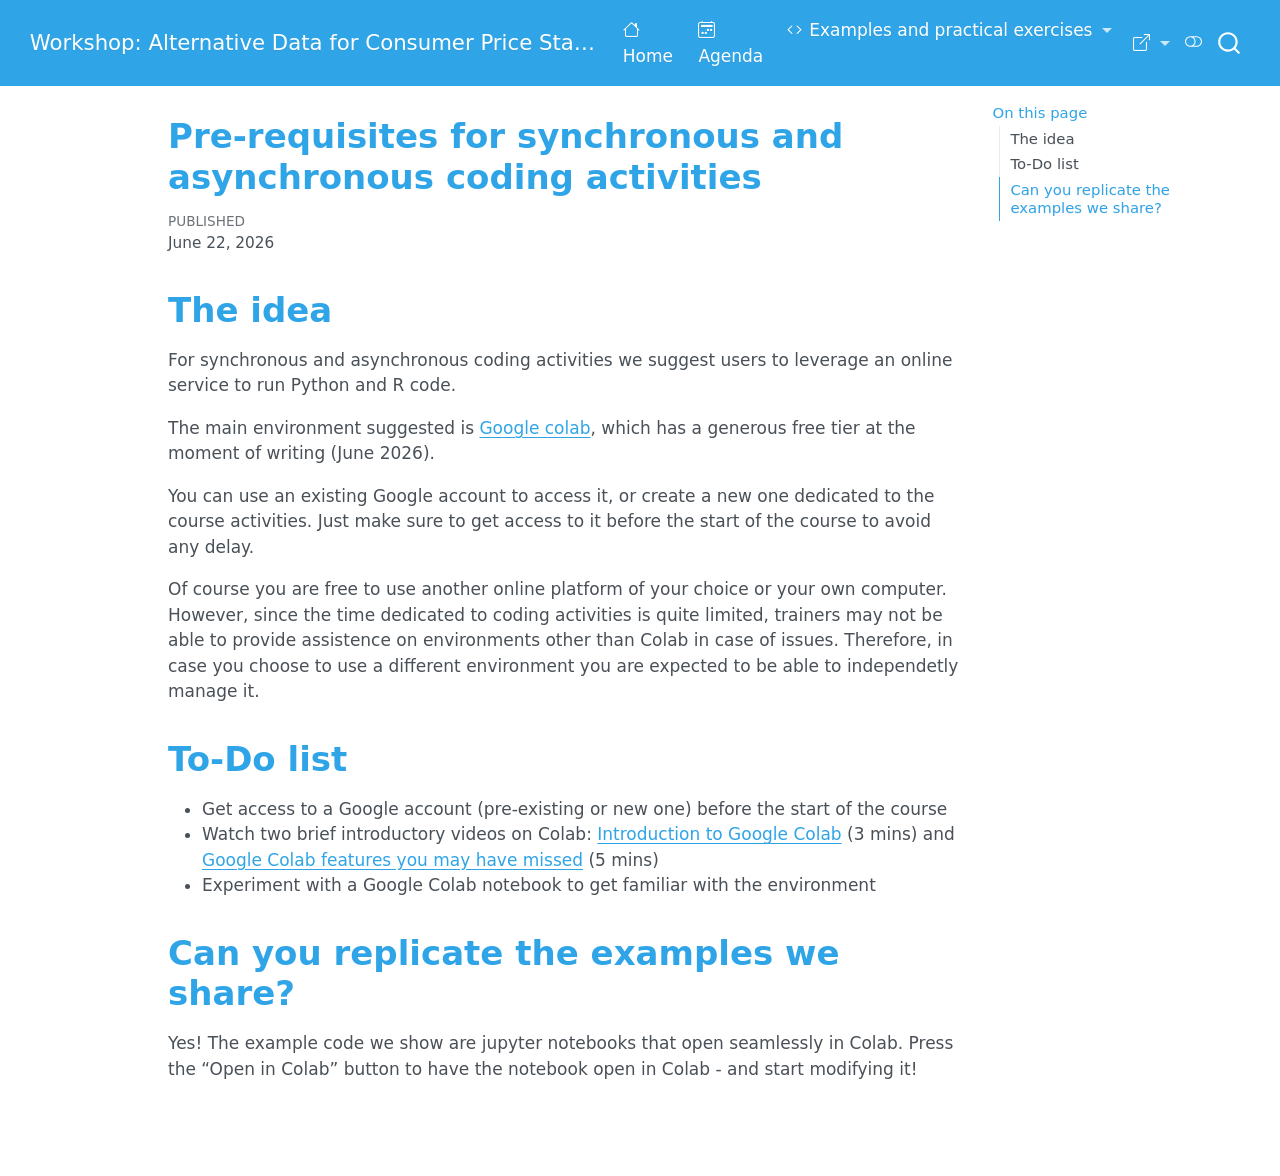
<file: content/pre-reqs.html>
<!DOCTYPE html>
<html xmlns="http://www.w3.org/1999/xhtml" lang="en" xml:lang="en"><head>

<meta charset="utf-8">
<meta name="generator" content="quarto-1.10.18">

<meta name="viewport" content="width=device-width, initial-scale=1.0, user-scalable=yes">

<meta name="dcterms.date" content="2026-06-22">

<title>Pre-requisites for synchronous and asynchronous coding activities – Indonesia Workshop on the use of Alternative Data Sources for Consumer Price Statistics</title>
<style>
/* Default styles provided by pandoc.
** See https://pandoc.org/MANUAL.html#variables-for-html for config info.
*/
span.smallcaps{font-variant: small-caps;}
div.columns{display: flex; gap: 1.5em;}
div.column{flex: auto;}
@media screen {
div.columns{gap: min(4vw, 1.5em);}
div.column{overflow-x: auto;}
}
div.hanging-indent{margin-left: 1.5em; text-indent: -1.5em;}
ul.task-list{list-style: none;}
ul.task-list li input[type="checkbox"] {
  width: 0.8em;
  margin: 0 0.8em 0.2em -1em; /* quarto-specific, see https://github.com/quarto-dev/quarto-cli/issues/4556 */ 
  vertical-align: middle;
}
</style>


<script src="../site_libs/quarto-nav/quarto-nav.js"></script>
<script src="../site_libs/quarto-nav/headroom.min.js"></script>
<script src="../site_libs/clipboard/clipboard.min.js"></script>
<script src="../site_libs/quarto-search/autocomplete.umd.js"></script>
<script src="../site_libs/quarto-search/fuse.min.js"></script>
<script src="../site_libs/quarto-search/quarto-search.js"></script>
<meta name="quarto:offset" content="../">
<link href="../content/images/logo.png" rel="icon" type="image/png">
<script src="../site_libs/quarto-html/quarto.js" type="module"></script>
<script src="../site_libs/quarto-html/tabsets/tabsets.js" type="module"></script>
<script src="../site_libs/quarto-html/popper.min.js"></script>
<script src="../site_libs/quarto-html/tippy.umd.min.js"></script>
<script src="../site_libs/quarto-html/anchor.min.js"></script>
<link href="../site_libs/quarto-html/tippy.css" rel="stylesheet">
<link href="../site_libs/quarto-html/quarto-syntax-highlighting-64a204ab8560d761af7679ceaba22944.css" rel="stylesheet" class="quarto-color-scheme" id="quarto-text-highlighting-styles">
<link href="../site_libs/quarto-html/quarto-syntax-highlighting-dark-b85bc7c33db8c58e0ec93c3465666fed.css" rel="stylesheet" class="quarto-color-scheme quarto-color-alternate" id="quarto-text-highlighting-styles">
<link href="../site_libs/quarto-html/quarto-syntax-highlighting-64a204ab8560d761af7679ceaba22944.css" rel="stylesheet" class="quarto-color-scheme-extra" id="quarto-text-highlighting-styles">
<script src="../site_libs/bootstrap/bootstrap.min.js"></script>
<link href="../site_libs/bootstrap/bootstrap-icons.css" rel="stylesheet">
<link href="../site_libs/bootstrap/bootstrap-bbabd6d8398871787dd38e2302d5de4e.min.css" rel="stylesheet" append-hash="true" class="quarto-color-scheme" id="quarto-bootstrap" data-mode="light">
<link href="../site_libs/bootstrap/bootstrap-dark-9497e554dfd1a53509c9211261bd3fcf.min.css" rel="stylesheet" append-hash="true" class="quarto-color-scheme quarto-color-alternate" id="quarto-bootstrap" data-mode="dark">
<link href="../site_libs/bootstrap/bootstrap-bbabd6d8398871787dd38e2302d5de4e.min.css" rel="stylesheet" append-hash="true" class="quarto-color-scheme-extra" id="quarto-bootstrap" data-mode="light">
<script id="quarto-search-options" type="application/json">{
  "location": "navbar",
  "copy-button": false,
  "collapse-after": 3,
  "panel-placement": "end",
  "type": "overlay",
  "limit": 50,
  "keyboard-shortcut": [
    "f",
    "/",
    "s"
  ],
  "show-item-context": false,
  "language": {
    "search-no-results-text": "No results",
    "search-matching-documents-text": "matching documents",
    "search-copy-link-title": "Copy link to search",
    "search-hide-matches-text": "Hide additional matches",
    "search-more-match-text": "more match in this document",
    "search-more-matches-text": "more matches in this document",
    "search-clear-button-title": "Clear",
    "search-text-placeholder": "",
    "search-detached-cancel-button-title": "Cancel",
    "search-submit-button-title": "Submit",
    "search-label": "Search"
  }
}</script>


</head>

<body class="nav-fixed quarto-light"><script id="quarto-html-before-body" type="application/javascript">
    const toggleBodyColorMode = (bsSheetEl) => {
      const mode = bsSheetEl.getAttribute("data-mode");
      const bodyEl = window.document.querySelector("body");
      if (mode === "dark") {
        bodyEl.classList.add("quarto-dark");
        bodyEl.classList.remove("quarto-light");
      } else {
        bodyEl.classList.add("quarto-light");
        bodyEl.classList.remove("quarto-dark");
      }
    }
    const toggleBodyColorPrimary = () => {
      const bsSheetEl = window.document.querySelector("link#quarto-bootstrap:not([rel=disabled-stylesheet])");
      if (bsSheetEl) {
        toggleBodyColorMode(bsSheetEl);
      }
    }
    const setColorSchemeToggle = (alternate) => {
      const toggles = window.document.querySelectorAll('.quarto-color-scheme-toggle');
      for (let i=0; i < toggles.length; i++) {
        const toggle = toggles[i];
        if (toggle) {
          if (alternate) {
            toggle.classList.add("alternate");
          } else {
            toggle.classList.remove("alternate");
          }
        }
      }
    };
    const toggleColorMode = (alternate) => {
      // Switch the stylesheets
      const primaryStylesheets = window.document.querySelectorAll('link.quarto-color-scheme:not(.quarto-color-alternate)');
      const alternateStylesheets = window.document.querySelectorAll('link.quarto-color-scheme.quarto-color-alternate');
      manageTransitions('#quarto-margin-sidebar .nav-link', false);
      if (alternate) {
        // note: dark is layered on light, we don't disable primary!
        enableStylesheet(alternateStylesheets);
        for (const sheetNode of alternateStylesheets) {
          if (sheetNode.id === "quarto-bootstrap") {
            toggleBodyColorMode(sheetNode);
          }
        }
      } else {
        disableStylesheet(alternateStylesheets);
        enableStylesheet(primaryStylesheets)
        toggleBodyColorPrimary();
      }
      manageTransitions('#quarto-margin-sidebar .nav-link', true);
      // Switch the toggles
      setColorSchemeToggle(alternate)
      // Hack to workaround the fact that safari doesn't
      // properly recolor the scrollbar when toggling (#1455)
      if (navigator.userAgent.indexOf('Safari') > 0 && navigator.userAgent.indexOf('Chrome') == -1) {
        manageTransitions("body", false);
        window.scrollTo(0, 1);
        setTimeout(() => {
          window.scrollTo(0, 0);
          manageTransitions("body", true);
        }, 40);
      }
    }
    const disableStylesheet = (stylesheets) => {
      for (let i=0; i < stylesheets.length; i++) {
        const stylesheet = stylesheets[i];
        stylesheet.rel = 'disabled-stylesheet';
      }
    }
    const enableStylesheet = (stylesheets) => {
      for (let i=0; i < stylesheets.length; i++) {
        const stylesheet = stylesheets[i];
        if(stylesheet.rel !== 'stylesheet') { // for Chrome, which will still FOUC without this check
          stylesheet.rel = 'stylesheet';
        }
      }
    }
    const manageTransitions = (selector, allowTransitions) => {
      const els = window.document.querySelectorAll(selector);
      for (let i=0; i < els.length; i++) {
        const el = els[i];
        if (allowTransitions) {
          el.classList.remove('notransition');
        } else {
          el.classList.add('notransition');
        }
      }
    }
    const isFileUrl = () => {
      return window.location.protocol === 'file:';
    }
    const hasAlternateSentinel = () => {
      let styleSentinel = getColorSchemeSentinel();
      if (styleSentinel !== null) {
        return styleSentinel === "alternate";
      } else {
        return false;
      }
    }
    const setStyleSentinel = (alternate) => {
      const value = alternate ? "alternate" : "default";
      if (!isFileUrl()) {
        window.localStorage.setItem("quarto-color-scheme", value);
      } else {
        localAlternateSentinel = value;
      }
    }
    const getColorSchemeSentinel = () => {
      if (!isFileUrl()) {
        const storageValue = window.localStorage.getItem("quarto-color-scheme");
        return storageValue != null ? storageValue : localAlternateSentinel;
      } else {
        return localAlternateSentinel;
      }
    }
    const toggleGiscusIfUsed = (isAlternate, darkModeDefault) => {
      const baseTheme = document.querySelector('#giscus-base-theme')?.value ?? 'light';
      const alternateTheme = document.querySelector('#giscus-alt-theme')?.value ?? 'dark';
      let newTheme = '';
      if(authorPrefersDark) {
        newTheme = isAlternate ? baseTheme : alternateTheme;
      } else {
        newTheme = isAlternate ? alternateTheme : baseTheme;
      }
      const changeGiscusTheme = () => {
        // From: https://github.com/giscus/giscus/issues/336
        const sendMessage = (message) => {
          const iframe = document.querySelector('iframe.giscus-frame');
          if (!iframe) return;
          iframe.contentWindow.postMessage({ giscus: message }, 'https://giscus.app');
        }
        sendMessage({
          setConfig: {
            theme: newTheme
          }
        });
      }
      const isGiscussLoaded = window.document.querySelector('iframe.giscus-frame') !== null;
      if (isGiscussLoaded) {
        changeGiscusTheme();
      }
    };
    const authorPrefersDark = false;
    const darkModeDefault = authorPrefersDark;
      document.querySelector('link#quarto-text-highlighting-styles.quarto-color-scheme-extra').rel = 'disabled-stylesheet';
      document.querySelector('link#quarto-bootstrap.quarto-color-scheme-extra').rel = 'disabled-stylesheet';
    let localAlternateSentinel = darkModeDefault ? 'alternate' : 'default';
    // Dark / light mode switch
    window.quartoToggleColorScheme = () => {
      // Read the current dark / light value
      let toAlternate = !hasAlternateSentinel();
      toggleColorMode(toAlternate);
      setStyleSentinel(toAlternate);
      toggleGiscusIfUsed(toAlternate, darkModeDefault);
      window.dispatchEvent(new Event('resize'));
    };
    // Switch to dark mode if need be
    if (hasAlternateSentinel()) {
      toggleColorMode(true);
    } else {
      toggleColorMode(false);
    }
  </script>

<div id="quarto-search-results"></div>
  <header id="quarto-header" class="headroom fixed-top">
    <nav class="navbar navbar-expand-lg " data-bs-theme="dark">
      <div class="navbar-container container-fluid">
      <div class="navbar-brand-container mx-auto">
    <a class="navbar-brand" href="../index.html">
    <span class="navbar-title">Workshop: Alternative Data for Consumer Price Statistics</span>
    </a>
  </div>
            <div id="quarto-search" class="" title="Search"></div>
          <button class="navbar-toggler" type="button" data-bs-toggle="collapse" data-bs-target="#navbarCollapse" aria-controls="navbarCollapse" role="menu" aria-expanded="false" aria-label="Toggle navigation" onclick="if (window.quartoToggleHeadroom) { window.quartoToggleHeadroom(); }">
  <span class="navbar-toggler-icon"></span>
</button>
          <div class="collapse navbar-collapse" id="navbarCollapse">
            <ul class="navbar-nav navbar-nav-scroll me-auto">
  <li class="nav-item">
    <a class="nav-link" href="../index.html"> <i class="bi bi-house" role="img">
</i> 
<span class="menu-text">Home</span></a>
  </li>  
  <li class="nav-item">
    <a class="nav-link" href="../content/agenda.html"> <i class="bi bi-calendar2-week" role="img">
</i> 
<span class="menu-text">Agenda</span></a>
  </li>  
  <li class="nav-item dropdown ">
    <a class="nav-link dropdown-toggle" href="#" id="nav-menu-examples-and-practical-exercises" role="link" data-bs-toggle="dropdown" aria-expanded="false">
      <i class="bi bi-code" role="img">
</i> 
 <span class="menu-text">Examples and practical exercises</span>
    </a>
    <ul class="dropdown-menu" aria-labelledby="nav-menu-examples-and-practical-exercises">    
        <li>
    <a class="dropdown-item" href="../notebooks/data-prep-cleaning-classification.html">
 <span class="dropdown-text">Data preparation, cleaning, and classification</span></a>
  </li>  
        <li>
    <a class="dropdown-item" href="../notebooks/index_calculation_Python.html">
 <span class="dropdown-text">Index Calculation in Python</span></a>
  </li>  
        <li>
    <a class="dropdown-item" href="../notebooks/Index_Calculation_in_R.html">
 <span class="dropdown-text">Index Calculation in R</span></a>
  </li>  
        <li><hr class="dropdown-divider"></li>
        <li>
    <a class="dropdown-item" href="../content/multilateral_examples.html">
 <span class="dropdown-text">Tools and packages for price indices</span></a>
  </li>  
        <li><hr class="dropdown-divider"></li>
        <li>
    <a class="dropdown-item" href="../content/pre-reqs.html">
 <span class="dropdown-text">Pre-requisites for synchronous and asynchronous coding activities</span></a>
  </li>  
        <li>
    <a class="dropdown-item" href="../notebooks/Index_Calculation_Exercises_in_R.html">
 <span class="dropdown-text">Index Calculation exercices in R</span></a>
  </li>  
        <li>
    <a class="dropdown-item" href="../notebooks/Index_Calculation_Exercises_Solutions_in_R.html">
 <span class="dropdown-text">Index Calculation exercises and solutions in R</span></a>
  </li>  
        <li>
    <a class="dropdown-item" href="../notebooks/index_calculation_exercises_Python.html">
 <span class="dropdown-text">Index Calculation exercises in Python</span></a>
  </li>  
        <li>
    <a class="dropdown-item" href="../notebooks/index_calculation_exercises_solutions_Python.html">
 <span class="dropdown-text">Index Calculation exercises with solutions in Python</span></a>
  </li>  
    </ul>
  </li>
</ul>
            <ul class="navbar-nav navbar-nav-scroll ms-auto">
  <li class="nav-item dropdown ">
    <a class="nav-link dropdown-toggle" href="#" id="nav-menu-bi-box-arrow-up-right" role="link" data-bs-toggle="dropdown" aria-expanded="false">
      <i class="bi bi-box-arrow-up-right" role="img">
</i> 
 <span class="menu-text"></span>
    </a>
    <ul class="dropdown-menu dropdown-menu-end" aria-labelledby="nav-menu-bi-box-arrow-up-right">    
        <li>
    <a class="dropdown-item" href="https://unstats.un.org/bigdata/task-teams/scanner/index.cshtml">
 <span class="dropdown-text">Read about the UN Task Team for Scanner Data</span></a>
  </li>  
        <li>
    <a class="dropdown-item" href="https://unstats.un.org/wiki/display/GWGSD/Handbook+on+utilising+new+data+sources+in+the+production+of+consumer+price+statistics">
 <span class="dropdown-text">Read the UN Task Team e-handbook on Utilising Alternative Data Sources</span></a>
  </li>  
        <li>
    <a class="dropdown-item" href="https://www.imf.org/en/data/statistics/cpi-manual">
 <span class="dropdown-text">Check out the 2020 CPI Manual and related resources on the IMF’s website</span></a>
  </li>  
        <li>
    <a class="dropdown-item" href="https://un-task-team-for-scanner-data.github.io/price-stats-data-catalogue/">
 <span class="dropdown-text">Checkout the Price Statistics Open Data Catalogue</span></a>
  </li>  
        <li>
    <a class="dropdown-item" href="https://un-task-team-for-scanner-data.github.io/reproducibility-project/docs/">
 <span class="dropdown-text">See guidance on making your Price Statistics research reproducible</span></a>
  </li>  
    </ul>
  </li>
</ul>
          </div> <!-- /navcollapse -->
            <div class="quarto-navbar-tools">
  <a href="" class="quarto-color-scheme-toggle quarto-navigation-tool  px-1" onclick="window.quartoToggleColorScheme(); return false;" title="Toggle dark mode"><i class="bi"></i></a>
</div>
      </div> <!-- /container-fluid -->
    </nav>
</header>
<!-- content -->
<div id="quarto-content" class="quarto-container page-columns page-rows-contents page-layout-article page-navbar">
<!-- sidebar -->
<!-- margin-sidebar -->
    <div id="quarto-margin-sidebar" class="sidebar margin-sidebar">
        <nav id="TOC" role="doc-toc" class="toc-active" data-toc-expanded="2">
    <h2 id="toc-title">On this page</h2>
   
  <ul>
  <li><a href="#the-idea" id="toc-the-idea" class="nav-link active" data-scroll-target="#the-idea">The idea</a></li>
  <li><a href="#to-do-list" id="toc-to-do-list" class="nav-link" data-scroll-target="#to-do-list">To-Do list</a></li>
  <li><a href="#can-you-replicate-the-examples-we-share" id="toc-can-you-replicate-the-examples-we-share" class="nav-link" data-scroll-target="#can-you-replicate-the-examples-we-share">Can you replicate the examples we share?</a></li>
  </ul>
</nav>
    </div>
<!-- main -->
<main class="content" id="quarto-document-content">


<header id="title-block-header" class="quarto-title-block default">
<div class="quarto-title">
<h1 class="title">Pre-requisites for synchronous and asynchronous coding activities</h1>
</div>



<div class="quarto-title-meta">

    
    <div>
    <div class="quarto-title-meta-heading">Published</div>
    <div class="quarto-title-meta-contents">
      <p class="date">June 22, 2026</p>
    </div>
  </div>
  
    
  </div>
  


</header>


<section id="the-idea" class="level1">
<h1>The idea</h1>
<p>For synchronous and asynchronous coding activities we suggest users to leverage an online service to run Python and R code.</p>
<p>The main environment suggested is <a href="https://colab.research.google.com/">Google colab</a>, which has a generous free tier at the moment of writing (June 2026).</p>
<p>You can use an existing Google account to access it, or create a new one dedicated to the course activities. Just make sure to get access to it before the start of the course to avoid any delay.</p>
<p>Of course you are free to use another online platform of your choice or your own computer. However, since the time dedicated to coding activities is quite limited, trainers may not be able to provide assistence on environments other than Colab in case of issues. Therefore, in case you choose to use a different environment you are expected to be able to independetly manage it.</p>
</section>
<section id="to-do-list" class="level1">
<h1>To-Do list</h1>
<ul>
<li>Get access to a Google account (pre-existing or new one) before the start of the course</li>
<li>Watch two brief introductory videos on Colab: <a href="https://www.youtube.com/watch?v=inN8seMm7UI">Introduction to Google Colab</a> (3 mins) and <a href="https://www.youtube.com/watch?v=rNgswRZ2C1Y">Google Colab features you may have missed</a> (5 mins)</li>
<li>Experiment with a Google Colab notebook to get familiar with the environment</li>
</ul>
</section>
<section id="can-you-replicate-the-examples-we-share" class="level1">
<h1>Can you replicate the examples we share?</h1>
<p>Yes! The example code we show are jupyter notebooks that open seamlessly in Colab. Press the “Open in Colab” button to have the notebook open in Colab - and start modifying it!</p>


</section>

<a onclick="window.scrollTo(0, 0); return false;" role="button" id="quarto-back-to-top"><i class="bi bi-arrow-up"></i> Back to top</a></main> <!-- /main -->
<script id="quarto-html-after-body" type="application/javascript">
  window.document.addEventListener("DOMContentLoaded", function (event) {
    // Ensure there is a toggle, if there isn't float one in the top right
    if (window.document.querySelector('.quarto-color-scheme-toggle') === null) {
      const a = window.document.createElement('a');
      a.classList.add('top-right');
      a.classList.add('quarto-color-scheme-toggle');
      a.href = "";
      a.onclick = function() { try { window.quartoToggleColorScheme(); } catch {} return false; };
      const i = window.document.createElement("i");
      i.classList.add('bi');
      a.appendChild(i);
      window.document.body.appendChild(a);
    }
    setColorSchemeToggle(hasAlternateSentinel())
    const icon = "";
    const anchorJS = new window.AnchorJS();
    anchorJS.options = {
      placement: 'right',
      icon: icon
    };
    anchorJS.add('.anchored');
    const isCodeAnnotation = (el) => {
      for (const clz of el.classList) {
        if (clz.startsWith('code-annotation-')) {                     
          return true;
        }
      }
      return false;
    }
    const onCopySuccess = function(e) {
      // button target
      const button = e.trigger;
      // don't keep focus
      button.blur();
      // flash "checked"
      button.classList.add('code-copy-button-checked');
      var currentTitle = button.getAttribute("title");
      button.setAttribute("title", "Copied!");
      let tooltip;
      if (window.bootstrap) {
        button.setAttribute("data-bs-toggle", "tooltip");
        button.setAttribute("data-bs-placement", "left");
        button.setAttribute("data-bs-title", "Copied!");
        tooltip = new bootstrap.Tooltip(button, 
          { trigger: "manual", 
            customClass: "code-copy-button-tooltip",
            offset: [0, -8]});
        tooltip.show();    
      }
      setTimeout(function() {
        if (tooltip) {
          tooltip.hide();
          button.removeAttribute("data-bs-title");
          button.removeAttribute("data-bs-toggle");
          button.removeAttribute("data-bs-placement");
        }
        button.setAttribute("title", currentTitle);
        button.classList.remove('code-copy-button-checked');
      }, 1000);
      // clear code selection
      e.clearSelection();
    }
    const getTextToCopy = function(trigger) {
      const outerScaffold = trigger.parentElement.cloneNode(true);
      const codeEl = outerScaffold.querySelector('code');
      for (const childEl of codeEl.children) {
        if (isCodeAnnotation(childEl)) {
          childEl.remove();
        }
      }
      return codeEl.innerText;
    }
    const clipboard = new window.ClipboardJS('.code-copy-button:not([data-in-quarto-modal])', {
      text: getTextToCopy
    });
    clipboard.on('success', onCopySuccess);
    if (window.document.getElementById('quarto-embedded-source-code-modal')) {
      const clipboardModal = new window.ClipboardJS('.code-copy-button[data-in-quarto-modal]', {
        text: getTextToCopy,
        container: window.document.getElementById('quarto-embedded-source-code-modal')
      });
      clipboardModal.on('success', onCopySuccess);
    }
      var localhostRegex = new RegExp(/^(?:http|https):\/\/localhost\:?[0-9]*\//);
      var mailtoRegex = new RegExp(/^mailto:/);
        var filterRegex = new RegExp("https:\/\/UN-Task-Team-for-Scanner-Data\.github\.io\/indonesia-workshop-on-use-of-ads\/");
      var isInternal = (href) => {
          return filterRegex.test(href) || localhostRegex.test(href) || mailtoRegex.test(href);
      }
      // Inspect non-navigation links and adorn them if external
     var links = window.document.querySelectorAll('a[href]:not(.nav-link):not(.navbar-brand):not(.toc-action):not(.sidebar-link):not(.sidebar-item-toggle):not(.pagination-link):not(.no-external):not([aria-hidden]):not(.dropdown-item):not(.quarto-navigation-tool):not(.about-link)');
      for (var i=0; i<links.length; i++) {
        const link = links[i];
        if (!isInternal(link.href)) {
          // undo the damage that might have been done by quarto-nav.js in the case of
          // links that we want to consider external
          if (link.dataset.originalHref !== undefined) {
            link.href = link.dataset.originalHref;
          }
        }
      }
    function tippyHover(el, contentFn, onTriggerFn, onUntriggerFn) {
      const config = {
        allowHTML: true,
        maxWidth: 500,
        delay: 100,
        arrow: false,
        appendTo: function(el) {
            return el.parentElement;
        },
        interactive: true,
        interactiveBorder: 10,
        theme: 'quarto',
        placement: 'bottom-start',
      };
      if (contentFn) {
        config.content = contentFn;
      }
      if (onTriggerFn) {
        config.onTrigger = onTriggerFn;
      }
      if (onUntriggerFn) {
        config.onUntrigger = onUntriggerFn;
      }
      window.tippy(el, config); 
    }
    const noterefs = window.document.querySelectorAll('a[role="doc-noteref"]');
    for (var i=0; i<noterefs.length; i++) {
      const ref = noterefs[i];
      tippyHover(ref, function() {
        // use id or data attribute instead here
        let href = ref.getAttribute('data-footnote-href') || ref.getAttribute('href');
        try { href = new URL(href).hash; } catch {}
        const id = href.replace(/^#\/?/, "");
        const note = window.document.getElementById(id);
        if (note) {
          return note.innerHTML;
        } else {
          return "";
        }
      });
    }
    const xrefs = window.document.querySelectorAll('a.quarto-xref');
    const processXRef = (id, note) => {
      // Strip column container classes
      const stripColumnClz = (el) => {
        el.classList.remove("page-full", "page-columns");
        if (el.children) {
          for (const child of el.children) {
            stripColumnClz(child);
          }
        }
      }
      stripColumnClz(note)
      if (id === null || id.startsWith('sec-')) {
        // Special case sections, only their first couple elements
        const container = document.createElement("div");
        if (note.children && note.children.length > 2) {
          container.appendChild(note.children[0].cloneNode(true));
          for (let i = 1; i < note.children.length; i++) {
            const child = note.children[i];
            if (child.tagName === "P" && child.innerText === "") {
              continue;
            } else {
              container.appendChild(child.cloneNode(true));
              break;
            }
          }
          if (window.Quarto?.typesetMath) {
            window.Quarto.typesetMath(container);
          }
          return container.innerHTML
        } else {
          if (window.Quarto?.typesetMath) {
            window.Quarto.typesetMath(note);
          }
          return note.innerHTML;
        }
      } else {
        // Remove any anchor links if they are present
        const anchorLink = note.querySelector('a.anchorjs-link');
        if (anchorLink) {
          anchorLink.remove();
        }
        if (window.Quarto?.typesetMath) {
          window.Quarto.typesetMath(note);
        }
        if (note.classList.contains("callout")) {
          return note.outerHTML;
        } else {
          return note.innerHTML;
        }
      }
    }
    for (var i=0; i<xrefs.length; i++) {
      const xref = xrefs[i];
      tippyHover(xref, undefined, function(instance) {
        instance.disable();
        let url = xref.getAttribute('href');
        let hash = undefined; 
        if (url.startsWith('#')) {
          hash = url;
        } else {
          try { hash = new URL(url).hash; } catch {}
        }
        if (hash) {
          const id = hash.replace(/^#\/?/, "");
          const note = window.document.getElementById(id);
          if (note !== null) {
            try {
              const html = processXRef(id, note.cloneNode(true));
              instance.setContent(html);
            } finally {
              instance.enable();
              instance.show();
            }
          } else {
            // See if we can fetch this
            fetch(url.split('#')[0])
            .then(res => res.text())
            .then(html => {
              const parser = new DOMParser();
              const htmlDoc = parser.parseFromString(html, "text/html");
              const note = htmlDoc.getElementById(id);
              if (note !== null) {
                const html = processXRef(id, note);
                instance.setContent(html);
              } 
            }).finally(() => {
              instance.enable();
              instance.show();
            });
          }
        } else {
          // See if we can fetch a full url (with no hash to target)
          // This is a special case and we should probably do some content thinning / targeting
          fetch(url)
          .then(res => res.text())
          .then(html => {
            const parser = new DOMParser();
            const htmlDoc = parser.parseFromString(html, "text/html");
            const note = htmlDoc.querySelector('main.content');
            if (note !== null) {
              // This should only happen for chapter cross references
              // (since there is no id in the URL)
              // remove the first header
              if (note.children.length > 0 && note.children[0].tagName === "HEADER") {
                note.children[0].remove();
              }
              const html = processXRef(null, note);
              instance.setContent(html);
            } 
          }).finally(() => {
            instance.enable();
            instance.show();
          });
        }
      }, function(instance) {
      });
    }
        let selectedAnnoteEl;
        const selectorForAnnotation = ( cell, annotation) => {
          let cellAttr = 'data-code-cell="' + cell + '"';
          let lineAttr = 'data-code-annotation="' +  annotation + '"';
          const selector = 'span[' + cellAttr + '][' + lineAttr + ']';
          return selector;
        }
        const selectCodeLines = (annoteEl) => {
          const doc = window.document;
          const targetCell = annoteEl.getAttribute("data-target-cell");
          const targetAnnotation = annoteEl.getAttribute("data-target-annotation");
          const annoteSpan = window.document.querySelector(selectorForAnnotation(targetCell, targetAnnotation));
          const lines = annoteSpan.getAttribute("data-code-lines").split(",");
          const lineIds = lines.map((line) => {
            return targetCell + "-" + line;
          })
          let top = null;
          let height = null;
          let parent = null;
          if (lineIds.length > 0) {
              //compute the position of the single el (top and bottom and make a div)
              const el = window.document.getElementById(lineIds[0]);
              top = el.offsetTop;
              height = el.offsetHeight;
              parent = el.parentElement.parentElement;
            if (lineIds.length > 1) {
              const lastEl = window.document.getElementById(lineIds[lineIds.length - 1]);
              const bottom = lastEl.offsetTop + lastEl.offsetHeight;
              height = bottom - top;
            }
            if (top !== null && height !== null && parent !== null) {
              // cook up a div (if necessary) and position it 
              let div = window.document.getElementById("code-annotation-line-highlight");
              if (div === null) {
                div = window.document.createElement("div");
                div.setAttribute("id", "code-annotation-line-highlight");
                div.style.position = 'absolute';
                parent.appendChild(div);
              }
              div.style.top = top - 2 + "px";
              div.style.height = height + 4 + "px";
              div.style.left = 0;
              let gutterDiv = window.document.getElementById("code-annotation-line-highlight-gutter");
              if (gutterDiv === null) {
                gutterDiv = window.document.createElement("div");
                gutterDiv.setAttribute("id", "code-annotation-line-highlight-gutter");
                gutterDiv.style.position = 'absolute';
                const codeCell = window.document.getElementById(targetCell);
                const gutter = codeCell.querySelector('.code-annotation-gutter');
                gutter.appendChild(gutterDiv);
              }
              gutterDiv.style.top = top - 2 + "px";
              gutterDiv.style.height = height + 4 + "px";
            }
            selectedAnnoteEl = annoteEl;
          }
        };
        const unselectCodeLines = () => {
          const elementsIds = ["code-annotation-line-highlight", "code-annotation-line-highlight-gutter"];
          elementsIds.forEach((elId) => {
            const div = window.document.getElementById(elId);
            if (div) {
              div.remove();
            }
          });
          selectedAnnoteEl = undefined;
        };
          // Handle positioning of the toggle
      window.addEventListener(
        "resize",
        throttle(() => {
          elRect = undefined;
          if (selectedAnnoteEl) {
            selectCodeLines(selectedAnnoteEl);
          }
        }, 10)
      );
      function throttle(fn, ms) {
      let throttle = false;
      let timer;
        return (...args) => {
          if(!throttle) { // first call gets through
              fn.apply(this, args);
              throttle = true;
          } else { // all the others get throttled
              if(timer) clearTimeout(timer); // cancel #2
              timer = setTimeout(() => {
                fn.apply(this, args);
                timer = throttle = false;
              }, ms);
          }
        };
      }
        // Attach click handler to the DT
        const annoteDls = window.document.querySelectorAll('dt[data-target-cell]');
        for (const annoteDlNode of annoteDls) {
          annoteDlNode.addEventListener('click', (event) => {
            const clickedEl = event.target;
            if (clickedEl !== selectedAnnoteEl) {
              unselectCodeLines();
              const activeEl = window.document.querySelector('dt[data-target-cell].code-annotation-active');
              if (activeEl) {
                activeEl.classList.remove('code-annotation-active');
              }
              selectCodeLines(clickedEl);
              clickedEl.classList.add('code-annotation-active');
            } else {
              // Unselect the line
              unselectCodeLines();
              clickedEl.classList.remove('code-annotation-active');
            }
          });
        }
    const findCites = (el) => {
      const parentEl = el.parentElement;
      if (parentEl) {
        const cites = parentEl.dataset.cites;
        if (cites) {
          return {
            el,
            cites: cites.split(' ')
          };
        } else {
          return findCites(el.parentElement)
        }
      } else {
        return undefined;
      }
    };
    var bibliorefs = window.document.querySelectorAll('a[role="doc-biblioref"]');
    for (var i=0; i<bibliorefs.length; i++) {
      const ref = bibliorefs[i];
      const citeInfo = findCites(ref);
      if (citeInfo) {
        tippyHover(citeInfo.el, function() {
          var popup = window.document.createElement('div');
          citeInfo.cites.forEach(function(cite) {
            var citeDiv = window.document.createElement('div');
            citeDiv.classList.add('hanging-indent');
            citeDiv.classList.add('csl-entry');
            var biblioDiv = window.document.getElementById('ref-' + cite);
            if (biblioDiv) {
              citeDiv.innerHTML = biblioDiv.innerHTML;
            }
            popup.appendChild(citeDiv);
          });
          return popup.innerHTML;
        });
      }
    }
  });
  </script>
</div> <!-- /content -->




</body></html>
</file>
<file: site_libs/quarto-html/tippy.css>
.tippy-box[data-animation=fade][data-state=hidden]{opacity:0}[data-tippy-root]{max-width:calc(100vw - 10px)}.tippy-box{position:relative;background-color:#333;color:#fff;border-radius:4px;font-size:14px;line-height:1.4;white-space:normal;outline:0;transition-property:transform,visibility,opacity}.tippy-box[data-placement^=top]>.tippy-arrow{bottom:0}.tippy-box[data-placement^=top]>.tippy-arrow:before{bottom:-7px;left:0;border-width:8px 8px 0;border-top-color:initial;transform-origin:center top}.tippy-box[data-placement^=bottom]>.tippy-arrow{top:0}.tippy-box[data-placement^=bottom]>.tippy-arrow:before{top:-7px;left:0;border-width:0 8px 8px;border-bottom-color:initial;transform-origin:center bottom}.tippy-box[data-placement^=left]>.tippy-arrow{right:0}.tippy-box[data-placement^=left]>.tippy-arrow:before{border-width:8px 0 8px 8px;border-left-color:initial;right:-7px;transform-origin:center left}.tippy-box[data-placement^=right]>.tippy-arrow{left:0}.tippy-box[data-placement^=right]>.tippy-arrow:before{left:-7px;border-width:8px 8px 8px 0;border-right-color:initial;transform-origin:center right}.tippy-box[data-inertia][data-state=visible]{transition-timing-function:cubic-bezier(.54,1.5,.38,1.11)}.tippy-arrow{width:16px;height:16px;color:#333}.tippy-arrow:before{content:"";position:absolute;border-color:transparent;border-style:solid}.tippy-content{position:relative;padding:5px 9px;z-index:1}
</file>
<file: site_libs/quarto-html/quarto-syntax-highlighting-64a204ab8560d761af7679ceaba22944.css>
/* quarto syntax highlight colors */
:root {
  --quarto-hl-ot-color: #003B4F;
  --quarto-hl-at-color: #657422;
  --quarto-hl-ss-color: #20794D;
  --quarto-hl-an-color: #5E5E5E;
  --quarto-hl-fu-color: #4758AB;
  --quarto-hl-st-color: #20794D;
  --quarto-hl-cf-color: #003B4F;
  --quarto-hl-op-color: #5E5E5E;
  --quarto-hl-er-color: #AD0000;
  --quarto-hl-bn-color: #AD0000;
  --quarto-hl-al-color: #AD0000;
  --quarto-hl-va-color: #111111;
  --quarto-hl-bu-color: inherit;
  --quarto-hl-ex-color: inherit;
  --quarto-hl-pp-color: #AD0000;
  --quarto-hl-in-color: #5E5E5E;
  --quarto-hl-vs-color: #20794D;
  --quarto-hl-wa-color: #5E5E5E;
  --quarto-hl-do-color: #5E5E5E;
  --quarto-hl-im-color: #00769E;
  --quarto-hl-ch-color: #20794D;
  --quarto-hl-dt-color: #AD0000;
  --quarto-hl-fl-color: #AD0000;
  --quarto-hl-co-color: #5E5E5E;
  --quarto-hl-cv-color: #5E5E5E;
  --quarto-hl-cn-color: #8f5902;
  --quarto-hl-sc-color: #5E5E5E;
  --quarto-hl-dv-color: #AD0000;
  --quarto-hl-kw-color: #003B4F;
}

/* other quarto variables */
:root {
  --quarto-font-monospace: SFMono-Regular, Menlo, Monaco, Consolas, "Liberation Mono", "Courier New", monospace;
}

/* syntax highlight based on Pandoc's rules */
pre > code.sourceCode > span {
  color: #003B4F;
}

code.sourceCode > span {
  color: #003B4F;
}

div.sourceCode,
div.sourceCode pre.sourceCode {
  color: #003B4F;
}

/* Normal */
code span {
  color: #003B4F;
}

/* Alert */
code span.al {
  color: #AD0000;
  font-style: inherit;
}

/* Annotation */
code span.an {
  color: #5E5E5E;
  font-style: inherit;
}

/* Attribute */
code span.at {
  color: #657422;
  font-style: inherit;
}

/* BaseN */
code span.bn {
  color: #AD0000;
  font-style: inherit;
}

/* BuiltIn */
code span.bu {
  font-style: inherit;
}

/* ControlFlow */
code span.cf {
  color: #003B4F;
  font-weight: bold;
  font-style: inherit;
}

/* Char */
code span.ch {
  color: #20794D;
  font-style: inherit;
}

/* Constant */
code span.cn {
  color: #8f5902;
  font-style: inherit;
}

/* Comment */
code span.co {
  color: #5E5E5E;
  font-style: inherit;
}

/* CommentVar */
code span.cv {
  color: #5E5E5E;
  font-style: italic;
}

/* Documentation */
code span.do {
  color: #5E5E5E;
  font-style: italic;
}

/* DataType */
code span.dt {
  color: #AD0000;
  font-style: inherit;
}

/* DecVal */
code span.dv {
  color: #AD0000;
  font-style: inherit;
}

/* Error */
code span.er {
  color: #AD0000;
  font-style: inherit;
}

/* Extension */
code span.ex {
  font-style: inherit;
}

/* Float */
code span.fl {
  color: #AD0000;
  font-style: inherit;
}

/* Function */
code span.fu {
  color: #4758AB;
  font-style: inherit;
}

/* Import */
code span.im {
  color: #00769E;
  font-style: inherit;
}

/* Information */
code span.in {
  color: #5E5E5E;
  font-style: inherit;
}

/* Keyword */
code span.kw {
  color: #003B4F;
  font-weight: bold;
  font-style: inherit;
}

/* Operator */
code span.op {
  color: #5E5E5E;
  font-style: inherit;
}

/* Other */
code span.ot {
  color: #003B4F;
  font-style: inherit;
}

/* Preprocessor */
code span.pp {
  color: #AD0000;
  font-style: inherit;
}

/* SpecialChar */
code span.sc {
  color: #5E5E5E;
  font-style: inherit;
}

/* SpecialString */
code span.ss {
  color: #20794D;
  font-style: inherit;
}

/* String */
code span.st {
  color: #20794D;
  font-style: inherit;
}

/* Variable */
code span.va {
  color: #111111;
  font-style: inherit;
}

/* VerbatimString */
code span.vs {
  color: #20794D;
  font-style: inherit;
}

/* Warning */
code span.wa {
  color: #5E5E5E;
  font-style: italic;
}

.prevent-inlining {
  content: "</";
}

/*# sourceMappingURL=9d8d5bb603a83b8298b89080a598c93b.css.map */
</file>
<file: site_libs/quarto-html/quarto-syntax-highlighting-dark-b85bc7c33db8c58e0ec93c3465666fed.css>
/* quarto syntax highlight colors */
:root {
  --quarto-hl-al-color: #f07178;
  --quarto-hl-an-color: #d4d0ab;
  --quarto-hl-at-color: #00e0e0;
  --quarto-hl-bn-color: #d4d0ab;
  --quarto-hl-bu-color: #abe338;
  --quarto-hl-ch-color: #abe338;
  --quarto-hl-co-color: #f8f8f2;
  --quarto-hl-cv-color: #ffd700;
  --quarto-hl-cn-color: #ffd700;
  --quarto-hl-cf-color: #ffa07a;
  --quarto-hl-dt-color: #ffa07a;
  --quarto-hl-dv-color: #d4d0ab;
  --quarto-hl-do-color: #f8f8f2;
  --quarto-hl-er-color: #f07178;
  --quarto-hl-ex-color: #00e0e0;
  --quarto-hl-fl-color: #d4d0ab;
  --quarto-hl-fu-color: #ffa07a;
  --quarto-hl-im-color: #abe338;
  --quarto-hl-in-color: #d4d0ab;
  --quarto-hl-kw-color: #ffa07a;
  --quarto-hl-op-color: #ffa07a;
  --quarto-hl-ot-color: #00e0e0;
  --quarto-hl-pp-color: #dcc6e0;
  --quarto-hl-re-color: #00e0e0;
  --quarto-hl-sc-color: #abe338;
  --quarto-hl-ss-color: #abe338;
  --quarto-hl-st-color: #abe338;
  --quarto-hl-va-color: #00e0e0;
  --quarto-hl-vs-color: #abe338;
  --quarto-hl-wa-color: #dcc6e0;
}

/* other quarto variables */
:root {
  --quarto-font-monospace: SFMono-Regular, Menlo, Monaco, Consolas, "Liberation Mono", "Courier New", monospace;
}

/* syntax highlight based on Pandoc's rules */
pre > code.sourceCode > span {
  color: #f8f8f2;
}

code.sourceCode > span {
  color: #f8f8f2;
}

div.sourceCode,
div.sourceCode pre.sourceCode {
  color: #f8f8f2;
}

/* Normal */
code span {
  color: #f8f8f2;
}

/* Alert */
code span.al {
  color: #f07178;
}

/* Annotation */
code span.an {
  color: #d4d0ab;
}

/* Attribute */
code span.at {
  color: #00e0e0;
}

/* BaseN */
code span.bn {
  color: #d4d0ab;
}

/* BuiltIn */
code span.bu {
  color: #abe338;
}

/* ControlFlow */
code span.cf {
  font-weight: bold;
  color: #ffa07a;
}

/* Char */
code span.ch {
  color: #abe338;
}

/* Constant */
code span.cn {
  color: #ffd700;
}

/* Comment */
code span.co {
  font-style: italic;
  color: #f8f8f2;
}

/* CommentVar */
code span.cv {
  color: #ffd700;
}

/* Documentation */
code span.do {
  color: #f8f8f2;
}

/* DataType */
code span.dt {
  color: #ffa07a;
}

/* DecVal */
code span.dv {
  color: #d4d0ab;
}

/* Error */
code span.er {
  color: #f07178;
  text-decoration: underline;
}

/* Extension */
code span.ex {
  font-weight: bold;
  color: #00e0e0;
}

/* Float */
code span.fl {
  color: #d4d0ab;
}

/* Function */
code span.fu {
  color: #ffa07a;
}

/* Import */
code span.im {
  color: #abe338;
}

/* Information */
code span.in {
  color: #d4d0ab;
}

/* Keyword */
code span.kw {
  font-weight: bold;
  color: #ffa07a;
}

/* Operator */
code span.op {
  color: #ffa07a;
}

/* Other */
code span.ot {
  color: #00e0e0;
}

/* Preprocessor */
code span.pp {
  color: #dcc6e0;
}

/* RegionMarker */
code span.re {
  background-color: #f8f8f2;
  color: #00e0e0;
}

/* SpecialChar */
code span.sc {
  color: #abe338;
}

/* SpecialString */
code span.ss {
  color: #abe338;
}

/* String */
code span.st {
  color: #abe338;
}

/* Variable */
code span.va {
  color: #00e0e0;
}

/* VerbatimString */
code span.vs {
  color: #abe338;
}

/* Warning */
code span.wa {
  color: #dcc6e0;
}

.prevent-inlining {
  content: "</";
}

/*# sourceMappingURL=4ed8f1090dec6531da29ab00902aa718.css.map */
</file>
